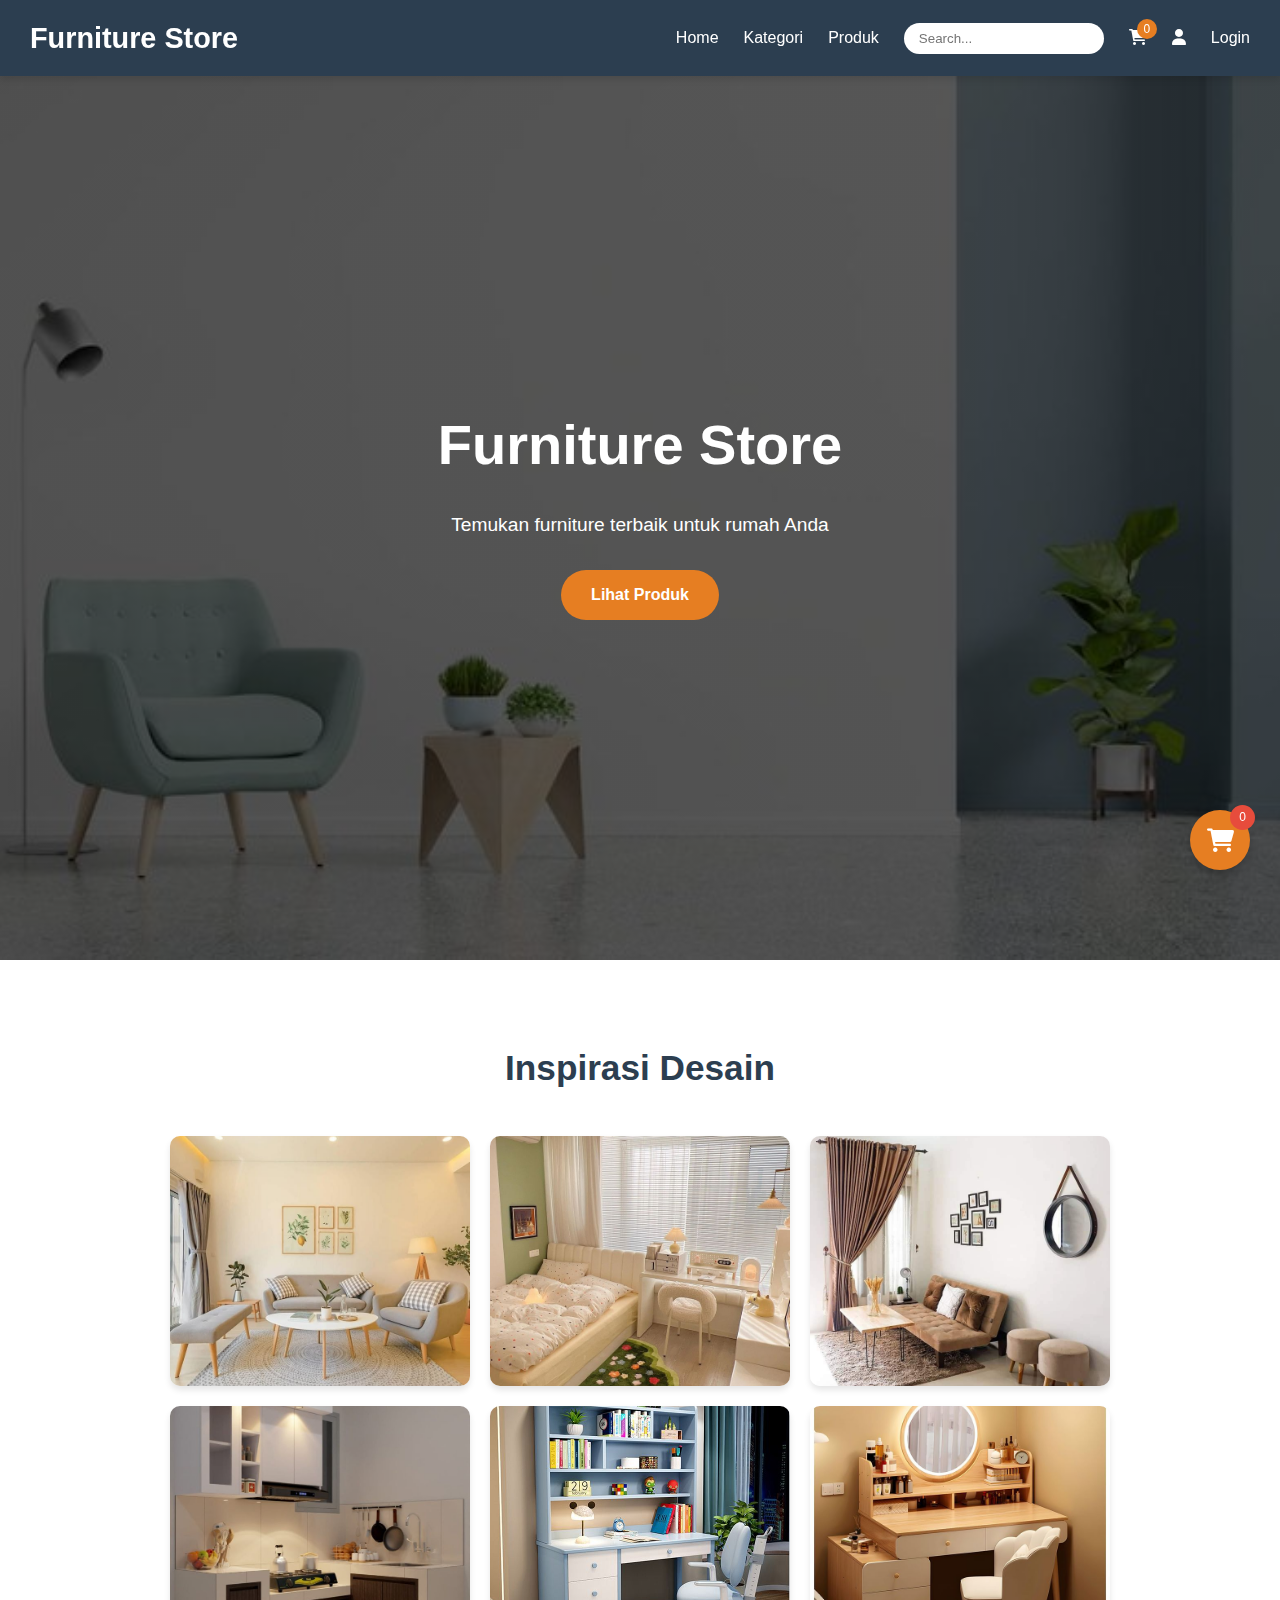
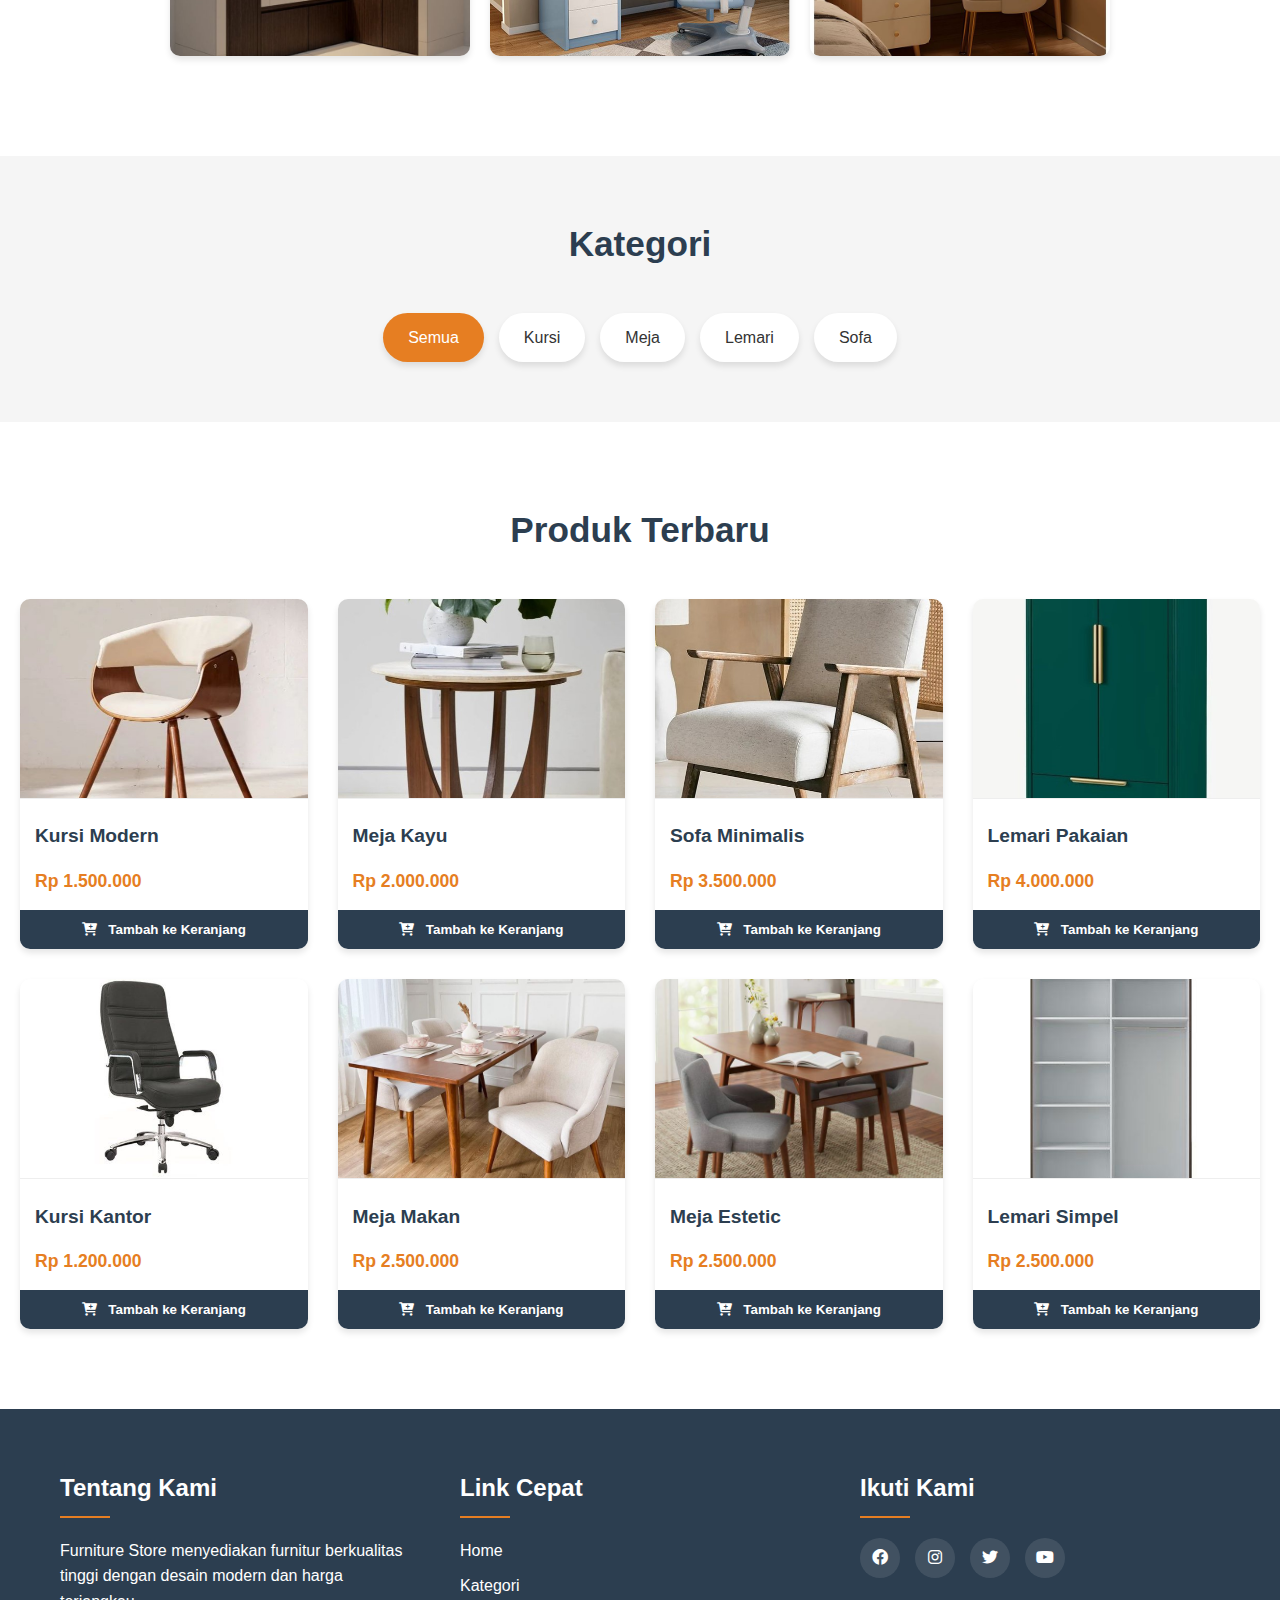
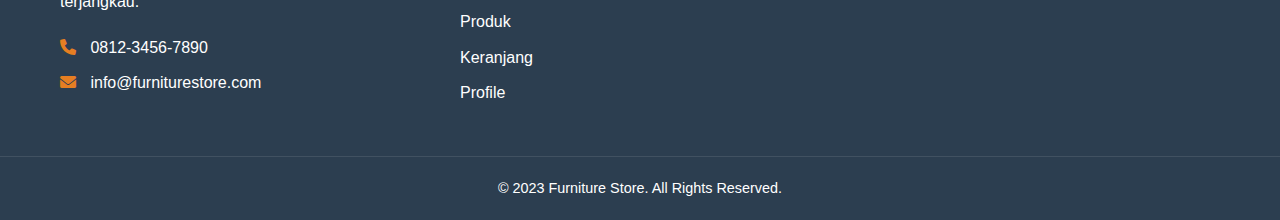
<file: index.html>
<!DOCTYPE html>
<html lang="id">
<head>
    <meta charset="UTF-8">
    <meta name="viewport" content="width=device-width, initial-scale=1.0">
    <title>Furniture Store</title>
    <link rel="stylesheet" href="styles.css">
    <link rel="shortcut icon" type="png" href="images/fs.png">
    <link rel="stylesheet" href="https://cdnjs.cloudflare.com/ajax/libs/font-awesome/6.0.0-beta3/css/all.min.css">
</head>
<body>
    <!-- Navbar -->
    <nav class="navbar">
        <div class="logo">Furniture Store</div>
        <ul class="nav-links" id="navLinks">
            <li><a href="#home">Home</a></li>
            <li><a href="#kategori">Kategori</a></li>
            <li><a href="#produk">Produk</a></li>
            <li><input type="text" placeholder="Search..." id="search"></li>
            <li>
                <a href="keranjang.html" class="cart-icon">
                    <i class="fas fa-shopping-cart"></i>
                    <span id="cart-count">0</span>
                </a>
            </li>
            <li><a href="profile.html"><i class="fas fa-user"></i></a></li>
            <li id="login-link"><a href="login.html">Login</a></li>       
        </ul>
        <div class="burger-menu" onclick="toggleNav()">
            <i class="fas fa-bars"></i>
        </div>
    </nav>

    <!-- Hero Section -->
    <section id="home" class="hero">
        <div class="hero-content">
            <h1>Furniture Store</h1>
            <p>Temukan furniture terbaik untuk rumah Anda</p>
            <a href="#produk" class="cta-button">Lihat Produk</a>
        </div>
    </section>

    <!-- Inspirasi Desain Section -->
    <section id="inspirasi" class="inspirasi">
        <h2>Inspirasi Desain</h2>
        <div class="gallery-container">
            <div class="gallery-row">
                <div class="gallery-item">
                    <img src="images/f1.jpeg" alt="ruangan 1">
                    <div class="overlay">Ruangan Modern</div>
                </div>
                <div class="gallery-item">
                    <img src="images/kamartidur.jpg" alt="ruangan 2">
                    <div class="overlay">Kamar Minimalis</div>
                </div>
                <div class="gallery-item">
                    <img src="images/f3.jpeg" alt="ruangan 3">
                    <div class="overlay">Ruang Tamu Elegan</div>
                </div>
                <div class="gallery-item">
                    <img src="images/dapur.jpg" alt="ruangan 4">
                    <div class="overlay">Dapur Kontemporer</div>
                </div>
                <div class="gallery-item">
                    <img src="images/belajar.jpg" alt="ruangan 4">
                    <div class="overlay">Set Meja belajar</div>
                </div>
                <div class="gallery-item">
                    <img src="images/rias.jpg" alt="ruangan 4">
                    <div class="overlay">Dekor Meja Rias</div>
                </div>
            </div>
        </div>
    </section>

    <!-- Kategori Section -->
    <section id="kategori" class="kategori">
        <h2>Kategori</h2>
        <div class="kategori-list">
            <div onclick="filterKategori('all')" class="kategori-item active">Semua</div>
            <div onclick="filterKategori('kursi')" class="kategori-item">Kursi</div>
            <div onclick="filterKategori('meja')" class="kategori-item">Meja</div>
            <div onclick="filterKategori('lemari')" class="kategori-item">Lemari</div>
            <div onclick="filterKategori('sofa')" class="kategori-item">Sofa</div>
        </div>
    </section>

    <!-- Produk Section -->
    <section id="produk" class="produk">
        <h2>Produk Terbaru</h2>
        <div class="produk-list" id="produkContainer">
            <!-- Produk akan dimuat via JavaScript -->
        </div>
    </section>

    <!-- Floating Cart -->
    <div class="floating-cart" onclick="window.location.href='keranjang.html'">
        <i class="fas fa-shopping-cart"></i>
        <span id="floating-cart-count">0</span>
    </div>

    <!-- Footer -->
    <footer>
        <div class="footer-content">
            <div class="footer-section about">
                <h3>Tentang Kami</h3>
                <p>Furniture Store menyediakan furnitur berkualitas tinggi dengan desain modern dan harga terjangkau.</p>
                <div class="contact">
                    <span><i class="fas fa-phone"></i> 0812-3456-7890</span>
                    <span><i class="fas fa-envelope"></i> info@furniturestore.com</span>
                </div>
            </div>
            <div class="footer-section links">
                <h3>Link Cepat</h3>
                <ul>
                    <li><a href="#home">Home</a></li>
                    <li><a href="#kategori">Kategori</a></li>
                    <li><a href="#produk">Produk</a></li>
                    <li><a href="keranjang.html">Keranjang</a></li>
                    <li><a href="profile.html">Profile</a></li>
                </ul>
            </div>
            <div class="footer-section social">
                <h3>Ikuti Kami</h3>
                <div class="social-links">
                    <a href="#"><i class="fab fa-facebook"></i></a>
                    <a href="#"><i class="fab fa-instagram"></i></a>
                    <a href="#"><i class="fab fa-twitter"></i></a>
                    <a href="#"><i class="fab fa-youtube"></i></a>
                </div>
            </div>
        </div>
        <div class="footer-bottom">
            <p>&copy; 2023 Furniture Store. All Rights Reserved.</p>
        </div>
    </footer>

    <script src="script.js"></script>
</body>
</html>
</file>
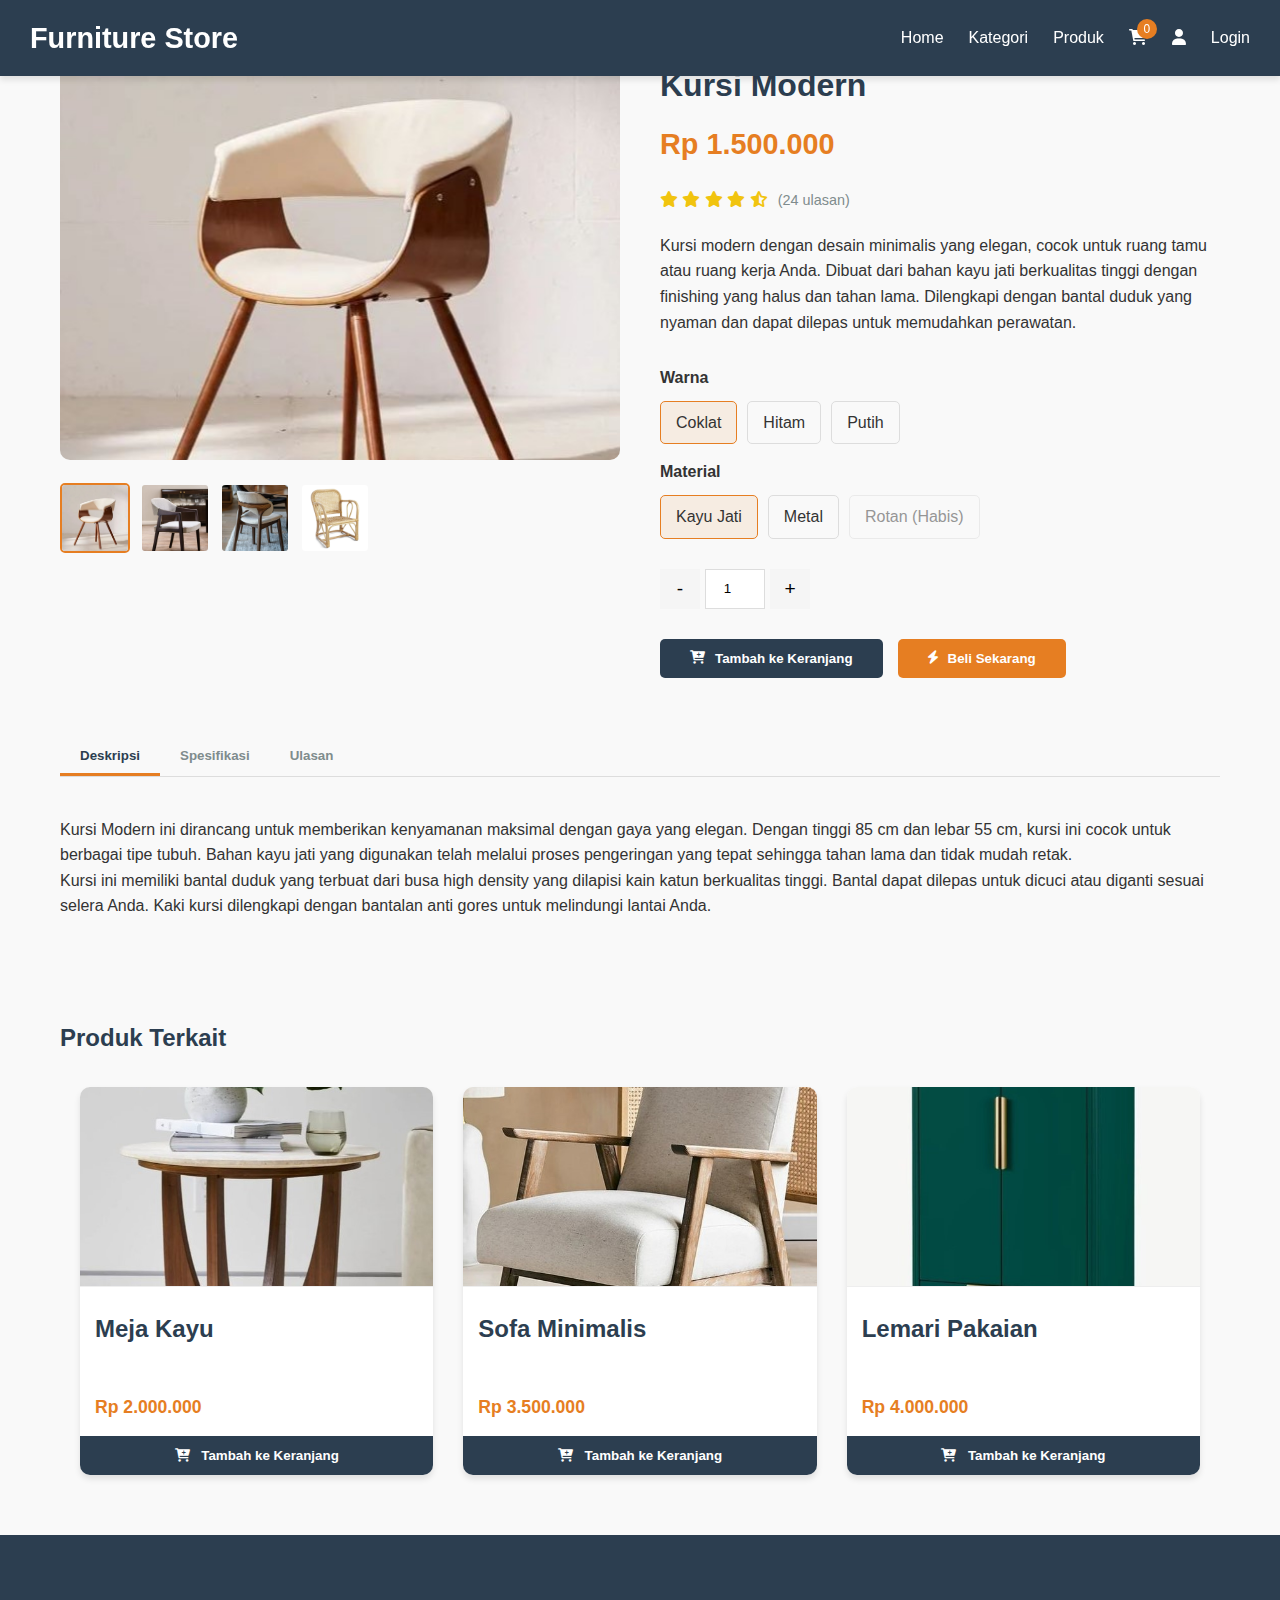
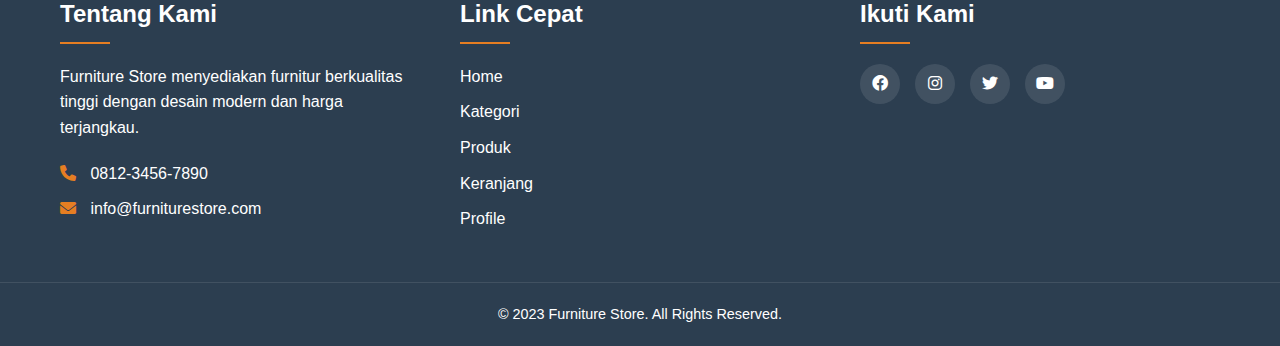
<file: detail-produk.html>
<!DOCTYPE html>
<html lang="id">
<head>
    <meta charset="UTF-8">
    <meta name="viewport" content="width=device-width, initial-scale=1.0">
    <title>Detail Produk - Furniture Store</title>
    <link rel="stylesheet" href="styles.css">
    <link rel="shortcut icon" type="png" href="images/fs.png">
    <link rel="stylesheet" href="https://cdnjs.cloudflare.com/ajax/libs/font-awesome/6.0.0-beta3/css/all.min.css">
    <style>
        .product-detail {
            padding: 60px 0;
        }
        
        .product-container {
            display: flex;
            flex-wrap: wrap;
            gap: 40px;
        }
        
        .product-gallery {
            flex: 1;
            min-width: 300px;
        }
        
        .main-image {
            width: 100%;
            height: 400px;
            object-fit: cover;
            border-radius: 10px;
            margin-bottom: 15px;
            cursor: zoom-in;
        }
        
        .thumbnail-container {
            display: flex;
            gap: 10px;
        }
        
        .thumbnail {
            width: 70px;
            height: 70px;
            object-fit: cover;
            border-radius: 5px;
            cursor: pointer;
            border: 2px solid transparent;
            transition: all 0.3s ease;
        }
        
        .thumbnail:hover, .thumbnail.active {
            border-color: var(--accent-color);
        }
        
        .product-info {
            flex: 1;
            min-width: 300px;
        }
        
        .product-title {
            font-size: 2rem;
            margin-bottom: 10px;
            color: var(--dark-color);
        }
        
        .product-price {
            font-size: 1.8rem;
            color: var(--accent-color);
            font-weight: 700;
            margin-bottom: 20px;
        }
        
        .product-rating {
            display: flex;
            align-items: center;
            margin-bottom: 20px;
        }
        
        .stars {
            color: #f1c40f;
            margin-right: 10px;
        }
        
        .review-count {
            color: #7f8c8d;
            font-size: 0.9rem;
        }
        
        .product-description {
            margin-bottom: 30px;
            line-height: 1.6;
        }
        
        .product-variants {
            margin-bottom: 30px;
        }
        
        .variant-option {
            margin-bottom: 15px;
        }
        
        .variant-option h4 {
            margin-bottom: 10px;
            font-size: 1rem;
        }
        
        .variant-selector {
            display: flex;
            gap: 10px;
            flex-wrap: wrap;
        }
        
        .variant {
            padding: 8px 15px;
            border: 1px solid #ddd;
            border-radius: 5px;
            cursor: pointer;
            transition: all 0.3s ease;
        }
        
        .variant:hover, .variant.selected {
            border-color: var(--accent-color);
            background-color: rgba(230, 126, 34, 0.1);
        }
        
        .variant.disabled {
            opacity: 0.5;
            cursor: not-allowed;
        }
        
        .quantity-selector {
            display: flex;
            align-items: center;
            margin-bottom: 30px;
        }
        
        .quantity-btn {
            width: 40px;
            height: 40px;
            background-color: #f5f5f5;
            border: none;
            font-size: 1.2rem;
            cursor: pointer;
            display: flex;
            align-items: center;
            justify-content: center;
        }
        
        .quantity-input {
            width: 60px;
            height: 40px;
            text-align: center;
            border: 1px solid #ddd;
            margin: 0 5px;
        }
        
        .product-actions {
            display: flex;
            gap: 15px;
            flex-wrap: wrap;
        }
        
        .add-to-cart, .buy-now {
            padding: 12px 30px;
            border: none;
            border-radius: 5px;
            font-weight: 600;
            cursor: pointer;
            transition: all 0.3s ease;
            display: flex;
            align-items: center;
            justify-content: center;
            gap: 10px;
        }
        
        .add-to-cart {
            background-color: var(--primary-color);
            color: white;
        }
        
        .add-to-cart:hover {
            background-color: var(--secondary-color);
        }
        
        .buy-now {
            background-color: var(--accent-color);
            color: white;
        }
        
        .buy-now:hover {
            background-color: #d35400;
        }
        
        .product-tabs {
            margin-top: 60px;
        }
        
        .tabs-header {
            display: flex;
            border-bottom: 1px solid #ddd;
            margin-bottom: 20px;
        }
        
        .tab-btn {
            padding: 10px 20px;
            background: none;
            border: none;
            border-bottom: 3px solid transparent;
            cursor: pointer;
            font-weight: 600;
            color: #7f8c8d;
        }
        
        .tab-btn.active {
            color: var(--dark-color);
            border-bottom-color: var(--accent-color);
        }
        
        .tab-content {
            display: none;
            padding: 20px 0;
            animation: fadeIn 0.5s ease;
        }
        
        .tab-content.active {
            display: block;
        }
        
        .specifications table {
            width: 100%;
            border-collapse: collapse;
        }
        
        .specifications tr:nth-child(even) {
            background-color: #f9f9f9;
        }
        
        .specifications th, .specifications td {
            padding: 12px 15px;
            text-align: left;
            border-bottom: 1px solid #ddd;
        }
        
        .specifications th {
            width: 30%;
            color: var(--dark-color);
        }
        
        .review-item {
            padding: 20px 0;
            border-bottom: 1px solid #eee;
        }
        
        .review-header {
            display: flex;
            justify-content: space-between;
            margin-bottom: 10px;
        }
        
        .review-author {
            font-weight: 600;
        }
        
        .review-date {
            color: #7f8c8d;
            font-size: 0.9rem;
        }
        
        .review-rating {
            color: #f1c40f;
            margin-bottom: 10px;
        }
        
        .related-products {
            margin-top: 80px;
        }
        
        .related-products h3 {
            margin-bottom: 30px;
            font-size: 1.5rem;
            color: var(--dark-color);
        }
        
        @media (max-width: 768px) {
            .main-image {
                height: 300px;
            }
            
            .product-title {
                font-size: 1.5rem;
            }
            
            .product-price {
                font-size: 1.4rem;
            }
        }
    </style>
</head>
<body>
    <!-- Navbar -->
    <nav class="navbar">
        <div class="logo">Furniture Store</div>
        <ul class="nav-links" id="navLinks">
            <li><a href="index.html">Home</a></li>
            <li><a href="index.html#kategori">Kategori</a></li>
            <li><a href="index.html#produk">Produk</a></li>
            <li>
                <a href="keranjang.html" class="cart-icon">
                    <i class="fas fa-shopping-cart"></i>
                    <span id="cart-count">0</span>
                </a>
            </li>
            <li><a href="profile.html"><i class="fas fa-user"></i></a></li>
            <li id="login-link"><a href="login.html">Login</a></li>
        </ul>
        <div class="burger-menu" onclick="toggleNav()">
            <i class="fas fa-bars"></i>
        </div>
    </nav>

    <!-- Product Detail Section -->
    <section class="product-detail">
        <div class="container">
            <div class="product-container">
                <div class="product-gallery">
                    <img id="main-image" src="images/kursi.jpeg" alt="Kursi Modern" class="main-image">
                    <div class="thumbnail-container">
                        <img src="images/kursi.jpeg" alt="Kursi Modern" class="thumbnail active" onclick="changeImage(this)">
                        <img src="images/kblack.jpeg" alt="Kursi Hitam" class="thumbnail" onclick="changeImage(this)">
                        <img src="images/kklasik.jpeg" alt="Kursi Klasik" class="thumbnail" onclick="changeImage(this)">
                        <img src="images/rotan.jpg" alt="Kursi Sudut" class="thumbnail" onclick="changeImage(this)">
                    </div>
                </div>
                
                <div class="product-info">
                    <h1 class="product-title" id="product-title">Kursi Modern</h1>
                    <p class="product-price" id="product-price">Rp 1.500.000</p>
                    
                    <div class="product-rating">
                        <div class="stars">
                            <i class="fas fa-star"></i>
                            <i class="fas fa-star"></i>
                            <i class="fas fa-star"></i>
                            <i class="fas fa-star"></i>
                            <i class="fas fa-star-half-alt"></i>
                        </div>
                        <span class="review-count">(24 ulasan)</span>
                    </div>
                    
                    <div class="product-description">
                        <p>Kursi modern dengan desain minimalis yang elegan, cocok untuk ruang tamu atau ruang kerja Anda. Dibuat dari bahan kayu jati berkualitas tinggi dengan finishing yang halus dan tahan lama. Dilengkapi dengan bantal duduk yang nyaman dan dapat dilepas untuk memudahkan perawatan.</p>
                    </div>
                    
                    <div class="product-variants">
                        <div class="variant-option">
                            <h4>Warna</h4>
                            <div class="variant-selector">
                                <div class="variant selected" data-color="coklat" onclick="selectVariant(this, 'color')">Coklat</div>
                                <div class="variant" data-color="hitam" onclick="selectVariant(this, 'color')">Hitam</div>
                                <div class="variant" data-color="putih" onclick="selectVariant(this, 'color')">Putih</div>
                            </div>
                        </div>
                        
                        <div class="variant-option">
                            <h4>Material</h4>
                            <div class="variant-selector">
                                <div class="variant selected" data-material="kayu" onclick="selectVariant(this, 'material')">Kayu Jati</div>
                                <div class="variant" data-material="metal" onclick="selectVariant(this, 'material')">Metal</div>
                                <div class="variant disabled" data-material="rotan" onclick="selectVariant(this, 'material')">Rotan (Habis)</div>
                            </div>
                        </div>
                    </div>
                    
                    <div class="quantity-selector">
                        <button class="quantity-btn" onclick="changeQuantity(-1)">-</button>
                        <input type="number" class="quantity-input" id="quantity" value="1" min="1">
                        <button class="quantity-btn" onclick="changeQuantity(1)">+</button>
                    </div>
                    
                    <div class="product-actions">
                        <button class="add-to-cart" onclick="addToCart()">
                            <i class="fas fa-cart-plus"></i> Tambah ke Keranjang
                        </button>
                        <button class="buy-now" onclick="buyNow()">
                            <i class="fas fa-bolt"></i> Beli Sekarang
                        </button>
                    </div>
                </div>
            </div>
            
            <div class="product-tabs">
                <div class="tabs-header">
                    <button class="tab-btn active" onclick="openTab('description')">Deskripsi</button>
                    <button class="tab-btn" onclick="openTab('specifications')">Spesifikasi</button>
                    <button class="tab-btn" onclick="openTab('reviews')">Ulasan</button>
                </div>
                
                <div id="description" class="tab-content active">
                    <p>Kursi Modern ini dirancang untuk memberikan kenyamanan maksimal dengan gaya yang elegan. Dengan tinggi 85 cm dan lebar 55 cm, kursi ini cocok untuk berbagai tipe tubuh. Bahan kayu jati yang digunakan telah melalui proses pengeringan yang tepat sehingga tahan lama dan tidak mudah retak.</p>
                    <p>Kursi ini memiliki bantal duduk yang terbuat dari busa high density yang dilapisi kain katun berkualitas tinggi. Bantal dapat dilepas untuk dicuci atau diganti sesuai selera Anda. Kaki kursi dilengkapi dengan bantalan anti gores untuk melindungi lantai Anda.</p>
                </div>
                
                <div id="specifications" class="tab-content">
                    <div class="specifications">
                        <table>
                            <tr>
                                <th>Dimensi</th>
                                <td>55cm (L) x 55cm (D) x 85cm (T)</td>
                            </tr>
                            <tr>
                                <th>Material</th>
                                <td>Kayu Jati, Kain Katun</td>
                            </tr>
                            <tr>
                                <th>Berat</th>
                                <td>8 kg</td>
                            </tr>
                            <tr>
                                <th>Warna</th>
                                <td>Coklat, Hitam, Putih</td>
                            </tr>
                            <tr>
                                <th>Kapasitas Beban</th>
                                <td>150 kg</td>
                            </tr>
                            <tr>
                                <th>Perawatan</th>
                                <td>Lap dengan kain lembut, Hindari air berlebih</td>
                            </tr>
                        </table>
                    </div>
                </div>
                
                <div id="reviews" class="tab-content">
                    <div class="review-item">
                        <div class="review-header">
                            <span class="review-author">Budi Santoso</span>
                            <span class="review-date">15 Maret 2023</span>
                        </div>
                        <div class="review-rating">
                            <i class="fas fa-star"></i>
                            <i class="fas fa-star"></i>
                            <i class="fas fa-star"></i>
                            <i class="fas fa-star"></i>
                            <i class="fas fa-star"></i>
                        </div>
                        <p>Kursinya sangat nyaman dan kokoh. Desainnya modern dan cocok dengan interior rumah saya. Pengiriman cepat dan packing aman.</p>
                    </div>
                    
                    <div class="review-item">
                        <div class="review-header">
                            <span class="review-author">Ani Wijaya</span>
                            <span class="review-date">28 Februari 2023</span>
                        </div>
                        <div class="review-rating">
                            <i class="fas fa-star"></i>
                            <i class="fas fa-star"></i>
                            <i class="fas fa-star"></i>
                            <i class="fas fa-star"></i>
                            <i class="fas fa-star-half-alt"></i>
                        </div>
                        <p>Kualitas kayu sangat bagus, finishing halus. Hanya saja bantal duduk agak keras di awal, tapi semakin lama semakin nyaman.</p>
                    </div>
                    
                    <div class="add-review">
                        <h4>Tambah Ulasan</h4>
                        <form id="review-form">
                            <div class="form-group">
                                <label for="review-rating">Rating</label>
                                <div class="rating-stars">
                                    <i class="far fa-star" data-rating="1"></i>
                                    <i class="far fa-star" data-rating="2"></i>
                                    <i class="far fa-star" data-rating="3"></i>
                                    <i class="far fa-star" data-rating="4"></i>
                                    <i class="far fa-star" data-rating="5"></i>
                                    <input type="hidden" id="review-rating" value="0">
                                </div>
                            </div>
                            <div class="form-group">
                                <label for="review-comment">Ulasan Anda</label>
                                <textarea id="review-comment" rows="4" required></textarea>
                            </div>
                            <button type="submit" class="submit-btn">Kirim Ulasan</button>
                        </form>
                    </div>
                </div>
            </div>
            
            <div class="related-products">
                <h3>Produk Terkait</h3>
                <div class="produk-list">
                    <div class="produk-item">
                        <a href="detail-produk.html">
                            <img src="images/meja.jpeg" alt="Meja Kayu">
                            <h3>Meja Kayu</h3>
                            <p class="price">Rp 2.000.000</p>
                        </a>
                        <button onclick="addToCart(event, 2)">
                            <i class="fas fa-cart-plus"></i> Tambah ke Keranjang
                        </button>
                    </div>
                    
                    <div class="produk-item">
                        <a href="detail-produk.html">
                            <img src="images/sofa.jpeg" alt="Sofa Minimalis">
                            <h3>Sofa Minimalis</h3>
                            <p class="price">Rp 3.500.000</p>
                        </a>
                        <button onclick="addToCart(event, 3)">
                            <i class="fas fa-cart-plus"></i> Tambah ke Keranjang
                        </button>
                    </div>
                    
                    <div class="produk-item">
                        <a href="detail-produk.html">
                            <img src="images/lemari.jpeg" alt="Lemari Pakaian">
                            <h3>Lemari Pakaian</h3>
                            <p class="price">Rp 4.000.000</p>
                        </a>
                        <button onclick="addToCart(event, 4)">
                            <i class="fas fa-cart-plus"></i> Tambah ke Keranjang
                        </button>
                    </div>
                </div>
            </div>
        </div>
    </section>

    <!-- Footer -->
    <footer>
        <div class="footer-content">
            <div class="footer-section about">
                <h3>Tentang Kami</h3>
                <p>Furniture Store menyediakan furnitur berkualitas tinggi dengan desain modern dan harga terjangkau.</p>
                <div class="contact">
                    <span><i class="fas fa-phone"></i> 0812-3456-7890</span>
                    <span><i class="fas fa-envelope"></i> info@furniturestore.com</span>
                </div>
            </div>
            <div class="footer-section links">
                <h3>Link Cepat</h3>
                <ul>
                    <li><a href="index.html">Home</a></li>
                    <li><a href="index.html#kategori">Kategori</a></li>
                    <li><a href="index.html#produk">Produk</a></li>
                    <li><a href="keranjang.html">Keranjang</a></li>
                    <li><a href="profile.html">Profile</a></li>
                </ul>
            </div>
            <div class="footer-section social">
                <h3>Ikuti Kami</h3>
                <div class="social-links">
                    <a href="#"><i class="fab fa-facebook"></i></a>
                    <a href="#"><i class="fab fa-instagram"></i></a>
                    <a href="#"><i class="fab fa-twitter"></i></a>
                    <a href="#"><i class="fab fa-youtube"></i></a>
                </div>
            </div>
        </div>
        <div class="footer-bottom">
            <p>&copy; 2023 Furniture Store. All Rights Reserved.</p>
        </div>
    </footer>

    <script src="script.js"></script>
    <script>
        // Fungsi untuk mengubah gambar utama
        function changeImage(element) {
            const mainImage = document.getElementById('main-image');
            mainImage.src = element.src;
            
            // Update active thumbnail
            document.querySelectorAll('.thumbnail').forEach(thumb => {
                thumb.classList.remove('active');
            });
            element.classList.add('active');
        }
        
        // Fungsi untuk memilih varian
        function selectVariant(element, type) {
            // Hanya jika tidak disabled
            if (element.classList.contains('disabled')) return;
            
            // Update selected variant
            const parent = element.parentElement;
            parent.querySelectorAll('.variant').forEach(v => {
                v.classList.remove('selected');
            });
            element.classList.add('selected');
            
            // Di aplikasi nyata, bisa update harga atau gambar berdasarkan varian
        }
        
        // Fungsi untuk mengubah quantity
        function changeQuantity(change) {
            const quantityInput = document.getElementById('quantity');
            let newValue = parseInt(quantityInput.value) + change;
            
            if (newValue < 1) newValue = 1;
            quantityInput.value = newValue;
        }
        
        // Fungsi untuk menambahkan ke keranjang
        function addToCart() {
            const product = {
                id: 1,
                nama: document.getElementById('product-title').textContent,
                harga: parseInt(document.getElementById('product-price').textContent.replace('Rp ', '').replace(/\./g, '')),
                gambar: document.getElementById('main-image').src,
                quantity: parseInt(document.getElementById('quantity').value),
                color: document.querySelector('.variant-selector [data-color].selected').dataset.color,
                material: document.querySelector('.variant-selector [data-material].selected').dataset.material
            };
            
            // Tambahkan ke keranjang
            let cart = JSON.parse(localStorage.getItem('cart')) || [];
            
            // Cek apakah produk sudah ada di keranjang dengan varian yang sama
            const existingIndex = cart.findIndex(item => 
                item.id === product.id && 
                item.color === product.color && 
                item.material === product.material
            );
            
            if (existingIndex >= 0) {
                cart[existingIndex].quantity += product.quantity;
            } else {
                cart.push(product);
            }
            
            localStorage.setItem('cart', JSON.stringify(cart));
            updateCartCount();
            showNotification('Produk telah ditambahkan ke keranjang');
        }
        
        // Fungsi untuk beli sekarang
        function buyNow() {
            addToCart();
            setTimeout(() => {
                window.location.href = 'pesan.html';
            }, 500);
        }
        
        // Fungsi untuk tab
        function openTab(tabId) {
            // Hide all tab contents
            document.querySelectorAll('.tab-content').forEach(tab => {
                tab.classList.remove('active');
            });
            
            // Deactivate all tab buttons
            document.querySelectorAll('.tab-btn').forEach(btn => {
                btn.classList.remove('active');
            });
            
            // Activate selected tab
            document.getElementById(tabId).classList.add('active');
            event.currentTarget.classList.add('active');
        }
        
        // Fungsi untuk rating ulasan
        document.querySelectorAll('.rating-stars i').forEach(star => {
            star.addEventListener('click', function() {
                const rating = parseInt(this.dataset.rating);
                document.getElementById('review-rating').value = rating;
                
                // Update star display
                const stars = document.querySelectorAll('.rating-stars i');
                stars.forEach((s, index) => {
                    if (index < rating) {
                        s.classList.remove('far');
                        s.classList.add('fas');
                    } else {
                        s.classList.remove('fas');
                        s.classList.add('far');
                    }
                });
            });
        });
        
        // Fungsi untuk submit ulasan
        document.getElementById('review-form').addEventListener('submit', function(e) {
            e.preventDefault();
            
            const loggedInUser = JSON.parse(localStorage.getItem('loggedInUser'));
            if (!loggedInUser) {
                showNotification('Silakan login untuk memberikan ulasan');
                setTimeout(() => {
                    window.location.href = 'login.html?redirect=' + encodeURIComponent(window.location.href);
                }, 1500);
                return;
            }
            
            const rating = document.getElementById('review-rating').value;
            const comment = document.getElementById('review-comment').value;
            
            if (rating == 0) {
                showNotification('Silakan beri rating');
                return;
            }
            
            // Di aplikasi nyata, simpan ulasan ke database
            showNotification('Ulasan Anda telah dikirim. Terima kasih!');
            this.reset();
            
            // Reset stars
            document.querySelectorAll('.rating-stars i').forEach(star => {
                star.classList.remove('fas');
                star.classList.add('far');
            });
            document.getElementById('review-rating').value = 0;
        });
        
        // Jalankan saat halaman dimuat
        document.addEventListener('DOMContentLoaded', function() {
            checkLoginStatus();
            updateCartCount();
            
            // Ambil parameter produk dari URL (simulasi)
            const urlParams = new URLSearchParams(window.location.search);
            const productId = urlParams.get('id');
            
            // Di aplikasi nyata, ambil data produk dari database berdasarkan ID
        });
    </script>
</body>
</html>
</file>
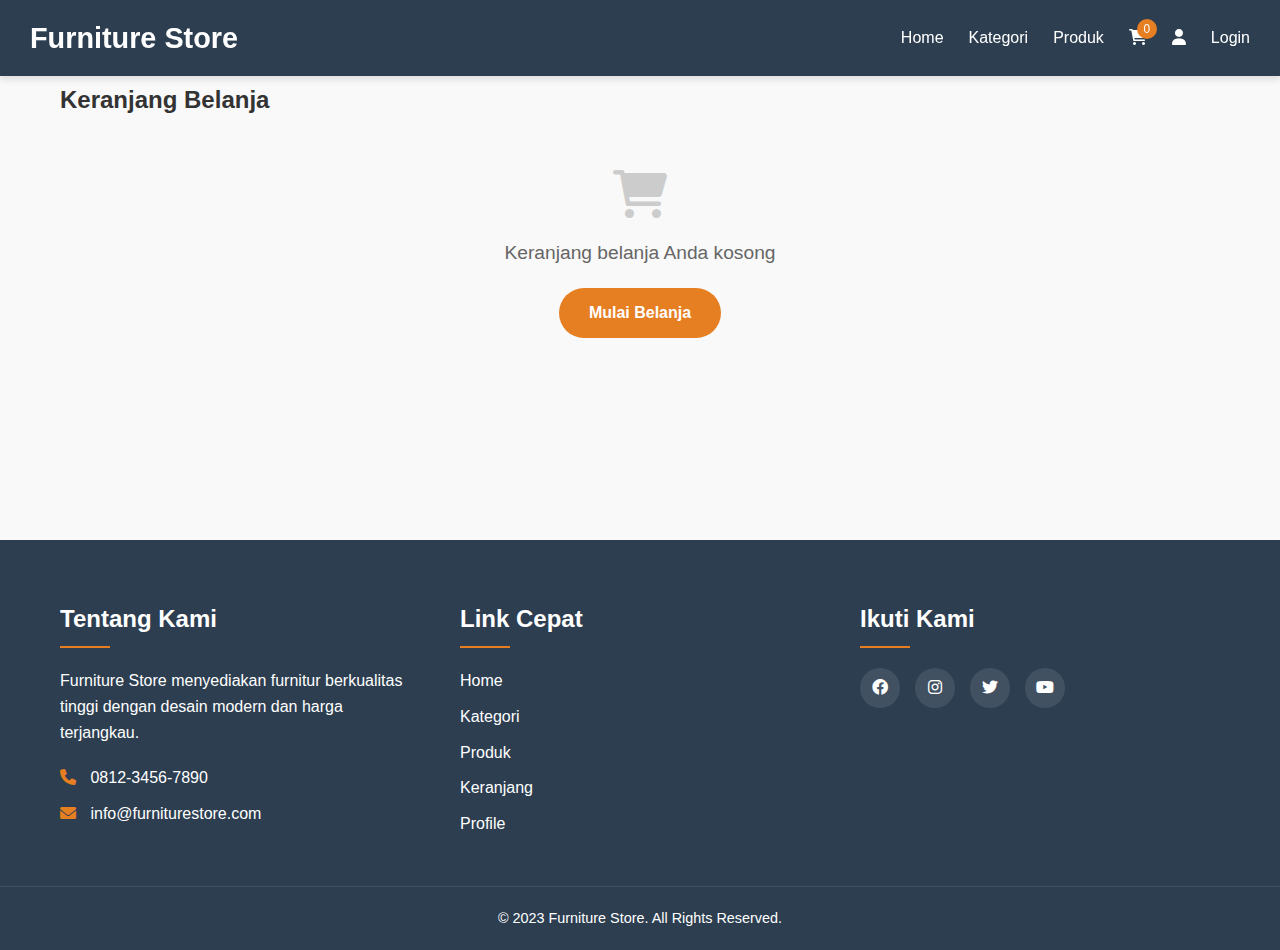
<file: keranjang.html>
<!DOCTYPE html>
<html lang="id">
<head>
    <meta charset="UTF-8">
    <meta name="viewport" content="width=device-width, initial-scale=1.0">
    <title>Keranjang Belanja - Furniture Store</title>
    <link rel="stylesheet" href="styles.css">
    <link rel="shortcut icon" type="png" href="images/fs.png">
    <link rel="stylesheet" href="https://cdnjs.cloudflare.com/ajax/libs/font-awesome/6.0.0-beta3/css/all.min.css">
    <style>
        /* Tambahan CSS khusus untuk halaman keranjang */
        .keranjang-section {
            padding: 30px 0;
            min-height: 60vh;
        }
        
        .empty-cart {
            display: none;
            flex-direction: column;
            align-items: center;
            justify-content: center;
            text-align: center;
            padding: 50px 20px;
        }
        
        .empty-cart i {
            font-size: 3rem;
            color: #ccc;
            margin-bottom: 20px;
        }
        
        .empty-cart p {
            font-size: 1.2rem;
            color: #666;
            margin-bottom: 20px;
        }
        
        .cart-content {
            display: none;
        }
        
        .cart-items {
            flex: 2;
        }
        
        .cart-summary {
            flex: 1;
            background: #f9f9f9;
            padding: 20px;
            border-radius: 10px;
            margin-left: 20px;
            height: fit-content;
            position: sticky;
            top: 100px;
        }
        
        .cart-item {
            display: flex;
            padding: 20px;
            border: 1px solid #eee;
            border-radius: 10px;
            margin-bottom: 15px;
            background: white;
            transition: all 0.3s ease;
        }
        
        .cart-item:hover {
            box-shadow: 0 5px 15px rgba(0,0,0,0.1);
        }
        
        .item-image {
            width: 120px;
            height: 120px;
            margin-right: 20px;
        }
        
        .item-image img {
            width: 100%;
            height: 100%;
            object-fit: cover;
            border-radius: 5px;
        }
        
        .item-details {
            flex: 1;
        }
        
        .item-details h3 {
            margin: 0 0 10px 0;
            font-size: 1.1rem;
        }
        
        .item-details .price {
            color: #e67e22;
            font-weight: bold;
            margin-bottom: 15px;
        }
        
        .quantity-controls {
            display: flex;
            align-items: center;
        }
        
        .quantity-controls button {
            width: 30px;
            height: 30px;
            background: #f0f0f0;
            border: none;
            border-radius: 5px;
            cursor: pointer;
            display: flex;
            align-items: center;
            justify-content: center;
        }
        
        .quantity-controls span {
            margin: 0 10px;
            min-width: 20px;
            text-align: center;
        }
        
        .item-actions {
            display: flex;
            flex-direction: column;
            align-items: flex-end;
            justify-content: space-between;
        }
        
        .remove-btn {
            background: none;
            border: none;
            color: #e74c3c;
            cursor: pointer;
            font-size: 1rem;
        }
        
        .item-total {
            font-weight: bold;
            color: #333;
        }
        
        .summary-details {
            margin: 20px 0;
        }
        
        .summary-row {
            display: flex;
            justify-content: space-between;
            margin-bottom: 10px;
            padding-bottom: 10px;
            border-bottom: 1px dashed #ddd;
        }
        
        .summary-row.total {
            font-weight: bold;
            font-size: 1.1rem;
            border-bottom: none;
            padding-top: 10px;
            margin-top: 10px;
            border-top: 1px dashed #ddd;
        }
        
        .checkout-btn {
            width: 100%;
            padding: 12px;
            background: #e67e22;
            color: white;
            border: none;
            border-radius: 5px;
            font-weight: bold;
            cursor: pointer;
            transition: all 0.3s ease;
        }
        
        .checkout-btn:hover {
            background: #d35400;
        }
        
        @media (max-width: 768px) {
            .cart-content {
                flex-direction: column;
            }
            
            .cart-summary {
                margin-left: 0;
                margin-top: 20px;
            }
            
            .cart-item {
                flex-direction: column;
            }
            
            .item-image {
                width: 100%;
                height: 200px;
                margin-right: 0;
                margin-bottom: 15px;
            }
            
            .item-actions {
                flex-direction: row;
                align-items: center;
                justify-content: space-between;
                margin-top: 15px;
                width: 100%;
            }
        }
    </style>
</head>
<body>
    <!-- Navbar -->
    <nav class="navbar">
        <div class="logo">Furniture Store</div>
        <ul class="nav-links" id="navLinks">
            <li><a href="index.html">Home</a></li>
            <li><a href="index.html#kategori">Kategori</a></li>
            <li><a href="index.html#produk">Produk</a></li>
            <li>
                <a href="keranjang.html" class="cart-icon">
                    <i class="fas fa-shopping-cart"></i>
                    <span id="cart-count">0</span>
                </a>
            </li>
            <li><a href="profile.html"><i class="fas fa-user"></i></a></li>
            <li id="login-link"><a href="login.html">Login</a></li>
        </ul>
        <div class="burger-menu" onclick="toggleNav()">
            <i class="fas fa-bars"></i>
        </div>
    </nav>

    <!-- Keranjang Section -->
    <section class="keranjang-section">
        <div class="container">
            <br>
            <br>
            <h2>Keranjang Belanja</h2>
            
            <div id="empty-cart-message" class="empty-cart">
                <i class="fas fa-shopping-cart"></i>
                <p>Keranjang belanja Anda kosong</p>
                <a href="index.html#produk" class="cta-button">Mulai Belanja</a>
            </div>
            
            <div id="cart-content">
                <div class="cart-items" id="cart-items-container">
                    <!-- Item keranjang akan dimuat di sini -->
                </div>
                
                <div class="cart-summary">
                    <h3>Ringkasan Belanja</h3>
                    <div class="summary-details">
                        <div class="summary-row">
                            <span>Subtotal</span>
                            <span id="subtotal">Rp 0</span>
                        </div>
                        <div class="summary-row">
                            <span>Pengiriman</span>
                            <span id="shipping">Rp 0</span>
                        </div>
                        <div class="summary-row discount">
                            <span>Diskon</span>
                            <span id="discount">- Rp 0</span>
                        </div>
                        <div class="summary-row total">
                            <span>Total</span>
                            <span id="total">Rp 0</span>
                        </div>
                    </div>
                    <button id="checkout-btn" class="checkout-btn">Proses Checkout</button>
                    <div class="coupon-section" style="margin-top: 15px;">
                        <input type="text" id="coupon-code" placeholder="Kode Kupon">
                        <button id="apply-coupon" class="apply-coupon">Terapkan</button>
                    </div>
                </div>
            </div>
        </div>
    </section>

    <!-- Footer -->
    <footer>
        <div class="footer-content">
            <div class="footer-section about">
                <h3>Tentang Kami</h3>
                <p>Furniture Store menyediakan furnitur berkualitas tinggi dengan desain modern dan harga terjangkau.</p>
                <div class="contact">
                    <span><i class="fas fa-phone"></i> 0812-3456-7890</span>
                    <span><i class="fas fa-envelope"></i> info@furniturestore.com</span>
                </div>
            </div>
            <div class="footer-section links">
                <h3>Link Cepat</h3>
                <ul>
                    <li><a href="index.html">Home</a></li>
                    <li><a href="index.html#kategori">Kategori</a></li>
                    <li><a href="index.html#produk">Produk</a></li>
                    <li><a href="keranjang.html">Keranjang</a></li>
                    <li><a href="profile.html">Profile</a></li>
                </ul>
            </div>
            <div class="footer-section social">
                <h3>Ikuti Kami</h3>
                <div class="social-links">
                    <a href="#"><i class="fab fa-facebook"></i></a>
                    <a href="#"><i class="fab fa-instagram"></i></a>
                    <a href="#"><i class="fab fa-twitter"></i></a>
                    <a href="#"><i class="fab fa-youtube"></i></a>
                </div>
            </div>
        </div>
        <div class="footer-bottom">
            <p>&copy; 2023 Furniture Store. All Rights Reserved.</p>
        </div>
    </footer>

    <script src="script.js"></script>
    <script>
        // Fungsi untuk memuat keranjang
        function loadCart() {
            const cart = JSON.parse(localStorage.getItem('cart')) || [];
            const cartItemsContainer = document.getElementById('cart-items-container');
            const emptyCartMessage = document.getElementById('empty-cart-message');
            const cartContent = document.getElementById('cart-content');
            
            if (cart.length === 0) {
                emptyCartMessage.style.display = 'flex';
                cartContent.style.display = 'none';
                updateCartCount();
                return;
            }
            
            emptyCartMessage.style.display = 'none';
            cartContent.style.display = 'flex';
            cartItemsContainer.innerHTML = '';
            
            let subtotal = 0;
            let discount = 0;
            
            cart.forEach((item, index) => {
                // Pastikan item memiliki properti yang diperlukan
                if (!item.harga || !item.quantity) {
                    console.error('Item keranjang tidak valid:', item);
                    return;
                }
                
                const itemTotal = item.harga * item.quantity;
                subtotal += itemTotal;
                
                const cartItem = document.createElement('div');
                cartItem.className = 'cart-item';
                cartItem.innerHTML = `
                    <div class="item-image">
                        <img src="${item.gambar || 'images/default-product.jpg'}" alt="${item.nama}">
                    </div>
                    <div class="item-details">
                        <h3>${item.nama}</h3>
                        <p class="price">Rp ${item.harga.toLocaleString('id-ID')}</p>
                        ${item.color ? `<p>Warna: ${item.color}</p>` : ''}
                        ${item.material ? `<p>Material: ${item.material}</p>` : ''}
                        <div class="quantity-controls">
                            <button onclick="updateQuantity(${index}, -1)"><i class="fas fa-minus"></i></button>
                            <span>${item.quantity}</span>
                            <button onclick="updateQuantity(${index}, 1)"><i class="fas fa-plus"></i></button>
                        </div>
                    </div>
                    <div class="item-actions">
                        <button class="remove-btn" onclick="removeItem(${index})">
                            <i class="fas fa-trash"></i> Hapus
                        </button>
                        <p class="item-total">Rp ${itemTotal.toLocaleString('id-ID')}</p>
                    </div>
                `;
                cartItemsContainer.appendChild(cartItem);
            });
            
            // Hitung diskon (contoh: jika subtotal > 1 juta dapat diskon 10%)
            if (subtotal > 1000000) {
                discount = subtotal * 0.1;
            }
            
            // Biaya pengiriman
            const shipping = subtotal > 0 ? 50000 : 0;
            const total = subtotal + shipping - discount;
            
            // Update ringkasan belanja
            document.getElementById('subtotal').textContent = `Rp ${subtotal.toLocaleString('id-ID')}`;
            document.getElementById('shipping').textContent = `Rp ${shipping.toLocaleString('id-ID')}`;
            document.getElementById('discount').textContent = `- Rp ${discount.toLocaleString('id-ID')}`;
            document.getElementById('total').textContent = `Rp ${total.toLocaleString('id-ID')}`;
            
            // Update cart count di navbar
            updateCartCount();
        }
        
        // Fungsi untuk update quantity
        function updateQuantity(index, change) {
            const cart = JSON.parse(localStorage.getItem('cart')) || [];
            
            // Pastikan item ada
            if (!cart[index]) {
                console.error('Item tidak ditemukan di index:', index);
                return;
            }
            
            cart[index].quantity += change;
            
            if (cart[index].quantity <= 0) {
                cart.splice(index, 1);
            }
            
            localStorage.setItem('cart', JSON.stringify(cart));
            loadCart();
            
            // Tampilkan notifikasi
            const notificationMsg = change > 0 ? 'Jumlah produk ditambah' : 'Jumlah produk dikurangi';
            showNotification(notificationMsg);
        }
        
        // Fungsi untuk menghapus item
        function removeItem(index) {
            const cart = JSON.parse(localStorage.getItem('cart')) || [];
            
            // Simpan nama produk untuk notifikasi
            const productName = cart[index]?.nama || 'Produk';
            
            cart.splice(index, 1);
            localStorage.setItem('cart', JSON.stringify(cart));
            loadCart();
            
            // Tampilkan notifikasi
            showNotification(`${productName} telah dihapus dari keranjang`);
        }
        
        // Fungsi untuk checkout
        document.getElementById('checkout-btn').addEventListener('click', function() {
            const cart = JSON.parse(localStorage.getItem('cart')) || [];
            
            if (cart.length === 0) {
                showNotification('Keranjang belanja kosong');
                return;
            }
            
            const loggedInUser = JSON.parse(localStorage.getItem('loggedInUser'));
            if (!loggedInUser) {
                showNotification('Silakan login terlebih dahulu');
                setTimeout(() => {
                    window.location.href = 'login.html?redirect=keranjang.html';
                }, 1500);
                return;
            }
            
            window.location.href = 'pesan.html';
        });
        
        // Fungsi untuk menerapkan kupon
        document.getElementById('apply-coupon').addEventListener('click', function() {
            const couponCode = document.getElementById('coupon-code').value;
            
            if (!couponCode) {
                showNotification('Masukkan kode kupon');
                return;
            }
            
            // Di sini Anda bisa menambahkan logika validasi kupon
            showNotification('Kupon diterapkan');
            // loadCart(); // Uncomment jika perlu reload data
        });
        
        // Jalankan saat halaman dimuat
        document.addEventListener('DOMContentLoaded', function() {
            loadCart();
            checkLoginStatus();
            
            // Periksa jika ada parameter success dari halaman lain
            const urlParams = new URLSearchParams(window.location.search);
            if (urlParams.has('success')) {
                showNotification('Produk berhasil ditambahkan ke keranjang');
            }
        });
    </script>
</body>
</html>
</file>
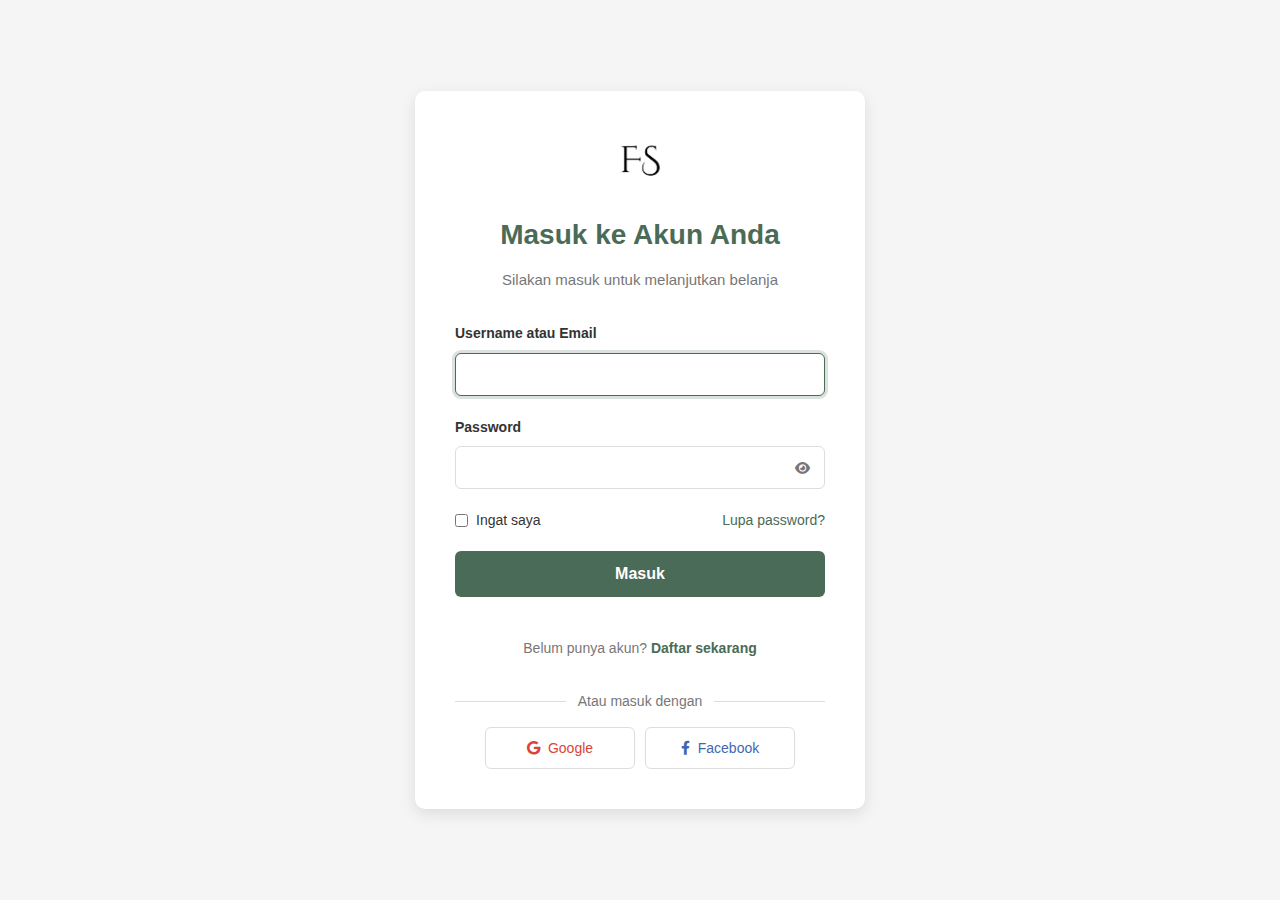
<file: login.html>
<!DOCTYPE html>
<html lang="id">
<head>
    <meta charset="UTF-8">
    <meta name="viewport" content="width=device-width, initial-scale=1.0">
    <title>Login - Furniture Store</title>
    <link rel="stylesheet" href="https://cdnjs.cloudflare.com/ajax/libs/font-awesome/6.0.0-beta3/css/all.min.css">
    <link rel="shortcut icon" type="png" href="images/fs.png">
    <style>
        :root {
            --primary-color: #4a6b57;
            --secondary-color: #f8f1e9;
            --accent-color: #d4a762;
            --text-color: #333;
            --light-text: #777;
            --error-color: #e74c3c;
            --success-color: #2ecc71;
        }

        * {
            margin: 0;
            padding: 0;
            box-sizing: border-box;
            font-family: 'Segoe UI', Tahoma, Geneva, Verdana, sans-serif;
        }

        body {
            background-color: #f5f5f5;
            color: var(--text-color);
            line-height: 1.6;
        }

        .auth-container {
            display: flex;
            min-height: 100vh;
            align-items: center;
            justify-content: center;
            padding: 20px;
        }

        .auth-card {
            background: white;
            padding: 40px;
            border-radius: 10px;
            box-shadow: 0 5px 15px rgba(0, 0, 0, 0.1);
            width: 100%;
            max-width: 450px;
            position: relative;
            z-index: 1;
        }

        .auth-header {
            text-align: center;
            margin-bottom: 30px;
        }

        .auth-header h2 {
            color: var(--primary-color);
            font-size: 28px;
            margin-bottom: 10px;
        }

        .auth-header p {
            color: var(--light-text);
            font-size: 15px;
        }

        .form-group {
            margin-bottom: 20px;
            position: relative;
        }

        .form-group label {
            display: block;
            margin-bottom: 8px;
            font-weight: 600;
            color: var(--text-color);
            font-size: 14px;
        }

        .form-group input {
            width: 100%;
            padding: 12px 15px;
            border: 1px solid #ddd;
            border-radius: 6px;
            font-size: 15px;
            transition: all 0.3s;
        }

        .form-group input:focus {
            border-color: var(--primary-color);
            box-shadow: 0 0 0 3px rgba(74, 107, 87, 0.2);
            outline: none;
        }

        .password-input {
            position: relative;
        }

        .toggle-password {
            position: absolute;
            right: 10px;
            top: 50%;
            transform: translateY(-50%);
            background: none;
            border: none;
            color: var(--light-text);
            cursor: pointer;
            padding: 5px;
        }

        .form-options {
            display: flex;
            justify-content: space-between;
            align-items: center;
            margin: 20px 0;
            font-size: 14px;
        }

        .remember-me {
            display: flex;
            align-items: center;
            cursor: pointer;
        }

        .remember-me input {
            margin-right: 8px;
            cursor: pointer;
        }

        .forgot-password {
            color: var(--primary-color);
            text-decoration: none;
            transition: color 0.3s;
        }

        .forgot-password:hover {
            color: var(--accent-color);
            text-decoration: underline;
        }

        .auth-btn {
            width: 100%;
            padding: 14px;
            background-color: var(--primary-color);
            color: white;
            border: none;
            border-radius: 6px;
            font-size: 16px;
            font-weight: 600;
            cursor: pointer;
            transition: background-color 0.3s;
            margin-bottom: 20px;
        }

        .auth-btn:hover {
            background-color: #3a5746;
        }

        .auth-footer {
            text-align: center;
            margin-top: 20px;
            color: var(--light-text);
            font-size: 14px;
        }

        .auth-footer a {
            color: var(--primary-color);
            text-decoration: none;
            font-weight: 600;
            transition: color 0.3s;
        }

        .auth-footer a:hover {
            color: var(--accent-color);
            text-decoration: underline;
        }

        .auth-social {
            margin-top: 30px;
            text-align: center;
        }

        .auth-social p {
            color: var(--light-text);
            margin-bottom: 15px;
            font-size: 14px;
            position: relative;
        }

        .auth-social p::before,
        .auth-social p::after {
            content: "";
            position: absolute;
            top: 50%;
            width: 30%;
            height: 1px;
            background-color: #ddd;
        }

        .auth-social p::before {
            left: 0;
        }

        .auth-social p::after {
            right: 0;
        }

        .social-buttons {
            display: flex;
            gap: 10px;
            justify-content: center;
        }

        .social-btn {
            flex: 1;
            padding: 12px;
            border: 1px solid #ddd;
            border-radius: 6px;
            background: white;
            display: flex;
            align-items: center;
            justify-content: center;
            gap: 8px;
            font-size: 14px;
            cursor: pointer;
            transition: all 0.3s;
            max-width: 150px;
        }

        .social-btn:hover {
            background-color: #f9f9f9;
        }

        .social-btn.google {
            color: #db4437;
        }

        .social-btn.facebook {
            color: #4267B2;
        }

        .auth-image {
            display: none;
        }

        .notification {
            position: fixed;
            top: 20px;
            right: 20px;
            padding: 15px 20px;
            border-radius: 5px;
            color: white;
            font-weight: 500;
            box-shadow: 0 3px 10px rgba(0, 0, 0, 0.2);
            transform: translateY(-100px);
            opacity: 0;
            transition: all 0.3s ease;
            z-index: 1000;
        }

        .notification.show {
            transform: translateY(0);
            opacity: 1;
        }

        .notification.success {
            background-color: var(--success-color);
        }

        .notification.error {
            background-color: var(--error-color);
        }

        .input-error {
            border-color: var(--error-color) !important;
        }

        .error-message {
            color: var(--error-color);
            font-size: 13px;
            margin-top: 5px;
            display: none;
        }

        @media (min-width: 992px) {
            .auth-container {
                padding: 40px;
            }

            .auth-image {
                display: block;
                width: 50%;
                max-width: 600px;
                margin-left: 50px;
            }

            .auth-image img {
                width: 100%;
                height: 100%;
                object-fit: cover;
                border-radius: 10px;
                box-shadow: 5px 5px 15px rgba(0, 0, 0, 0.1);
            }
        }

        @media (max-width: 576px) {
            .auth-card {
                padding: 30px 20px;
            }

            .social-buttons {
                flex-direction: column;
            }

            .social-btn {
                max-width: 100%;
            }
        }
    </style>
</head>
<body>
    <!-- Auth Container -->
    <div class="auth-container">
        <div class="auth-card">
            <div class="auth-header">
                <img src="images/fs.png" alt="Furniture Store Logo" width="60" style="margin-bottom: 15px;">
                <h2>Masuk ke Akun Anda</h2>
                <p>Silakan masuk untuk melanjutkan belanja</p>
            </div>
            
            <form id="login-form" class="auth-form" novalidate>
                <div class="form-group">
                    <label for="username">Username atau Email</label>
                    <input type="text" id="username" required>
                    <div class="error-message" id="username-error">Username/email harus diisi</div>
                </div>
                
                <div class="form-group">
                    <label for="password">Password</label>
                    <div class="password-input">
                        <input type="password" id="password" required minlength="6">
                        <button type="button" class="toggle-password" aria-label="Toggle password visibility">
                            <i class="fas fa-eye"></i>
                        </button>
                    </div>
                    <div class="error-message" id="password-error">Password harus diisi (minimal 6 karakter)</div>
                </div>
                
                <div class="form-options">
                    <label class="remember-me">
                        <input type="checkbox" id="remember">
                        <span>Ingat saya</span>
                    </label>
                    <a href="forgot-password.html" class="forgot-password">Lupa password?</a>
                </div>
                
                <button type="submit" class="auth-btn">
                    <span id="btn-text">Masuk</span>
                    <div id="btn-loader" class="loader" style="display: none;"></div>
                </button>
                
                <div class="auth-footer">
                    <p>Belum punya akun? <a href="register.html">Daftar sekarang</a></p>
                </div>
            </form>
            
            <div class="auth-social">
                <p>Atau masuk dengan</p>
                <div class="social-buttons">
                    <button type="button" class="social-btn google">
                        <i class="fab fa-google"></i> Google
                    </button>
                    <button type="button" class="social-btn facebook">
                        <i class="fab fa-facebook-f"></i> Facebook
                    </button>
                </div>
            </div>
        </div>
        
        
    </div>

    <div id="notification" class="notification"></div>

    <script>
        // Toggle password visibility
        document.querySelector('.toggle-password').addEventListener('click', function() {
            const passwordInput = document.getElementById('password');
            const icon = this.querySelector('i');
            
            if (passwordInput.type === 'password') {
                passwordInput.type = 'text';
                icon.classList.replace('fa-eye', 'fa-eye-slash');
                this.setAttribute('aria-label', 'Sembunyikan password');
            } else {
                passwordInput.type = 'password';
                icon.classList.replace('fa-eye-slash', 'fa-eye');
                this.setAttribute('aria-label', 'Tampilkan password');
            }
        });
        
        // Form validation
        function validateForm() {
            let isValid = true;
            const username = document.getElementById('username');
            const password = document.getElementById('password');
            const usernameError = document.getElementById('username-error');
            const passwordError = document.getElementById('password-error');
            
            // Reset errors
            username.classList.remove('input-error');
            password.classList.remove('input-error');
            usernameError.style.display = 'none';
            passwordError.style.display = 'none';
            
            // Validate username
            if (username.value.trim() === '') {
                username.classList.add('input-error');
                usernameError.style.display = 'block';
                isValid = false;
            }
            
            // Validate password
            if (password.value.trim() === '') {
                password.classList.add('input-error');
                passwordError.textContent = 'Password harus diisi';
                passwordError.style.display = 'block';
                isValid = false;
            } else if (password.value.length < 6) {
                password.classList.add('input-error');
                passwordError.textContent = 'Password minimal 6 karakter';
                passwordError.style.display = 'block';
                isValid = false;
            }
            
            return isValid;
        }
        
        // Show notification
        function showNotification(message, type = 'success') {
            const notification = document.getElementById('notification');
            notification.textContent = message;
            notification.className = `notification ${type} show`;
            
            setTimeout(() => {
                notification.classList.remove('show');
            }, 3000);
        }
        
        // Handle login form submission
    document.getElementById('login-form').addEventListener('submit', async function(e) {
        e.preventDefault();
        
        if (!validateForm()) return;
        
        const username = document.getElementById('username').value;
        const password = document.getElementById('password').value;
        const rememberMe = document.getElementById('remember').checked;
        
        // Show loading state
        const btnText = document.getElementById('btn-text');
        const btnLoader = document.getElementById('btn-loader');
        btnText.style.display = 'none';
        btnLoader.style.display = 'block';
        
        // Simulate API call
        try {
            await new Promise(resolve => setTimeout(resolve, 1500));
            
            // Simulate successful login - tambahkan data yang lebih lengkap
            const loggedInUser = {
                nama: username,  // Ini yang akan ditampilkan di profil
                username: username.toLowerCase().replace(/\s+/g, '_'),
                email: `${username.toLowerCase().replace(/\s+/g, '_')}@example.com`,
                joinDate: new Date().toISOString(),
                token: 'simulated-jwt-token'
            };
            
            if (rememberMe) {
                localStorage.setItem('loggedInUser', JSON.stringify(loggedInUser));
            } else {
                sessionStorage.setItem('loggedInUser', JSON.stringify(loggedInUser));
            }
            
            showNotification('Login berhasil! Mengarahkan...');
            
            // Redirect to intended page or home
            const urlParams = new URLSearchParams(window.location.search);
            const redirectUrl = urlParams.get('redirect') || 'index.html';
            
            setTimeout(() => {
                window.location.href = redirectUrl;
            }, 1000);
            
        } catch (error) {
            showNotification('Username atau password salah', 'error');
        } finally {
            btnText.style.display = 'block';
            btnLoader.style.display = 'none';
        }
    });

        
        // Check if user is already logged in
        document.addEventListener('DOMContentLoaded', function() {
            const loggedInUser = JSON.parse(localStorage.getItem('loggedInUser')) || 
                            JSON.parse(sessionStorage.getItem('loggedInUser'));
            
            if (loggedInUser) {
                window.location.href = 'index.html';
            }
            
            // Auto focus username field
            document.getElementById('username').focus();
        });
        
        // Social login handlers
        document.querySelector('.social-btn.google').addEventListener('click', function() {
            showNotification('Fitur login dengan Google akan datang', 'error');
        });
        
        document.querySelector('.social-btn.facebook').addEventListener('click', function() {
            showNotification('Fitur login dengan Facebook akan datang', 'error');
        });
    </script>
</body>
</html>
</file>
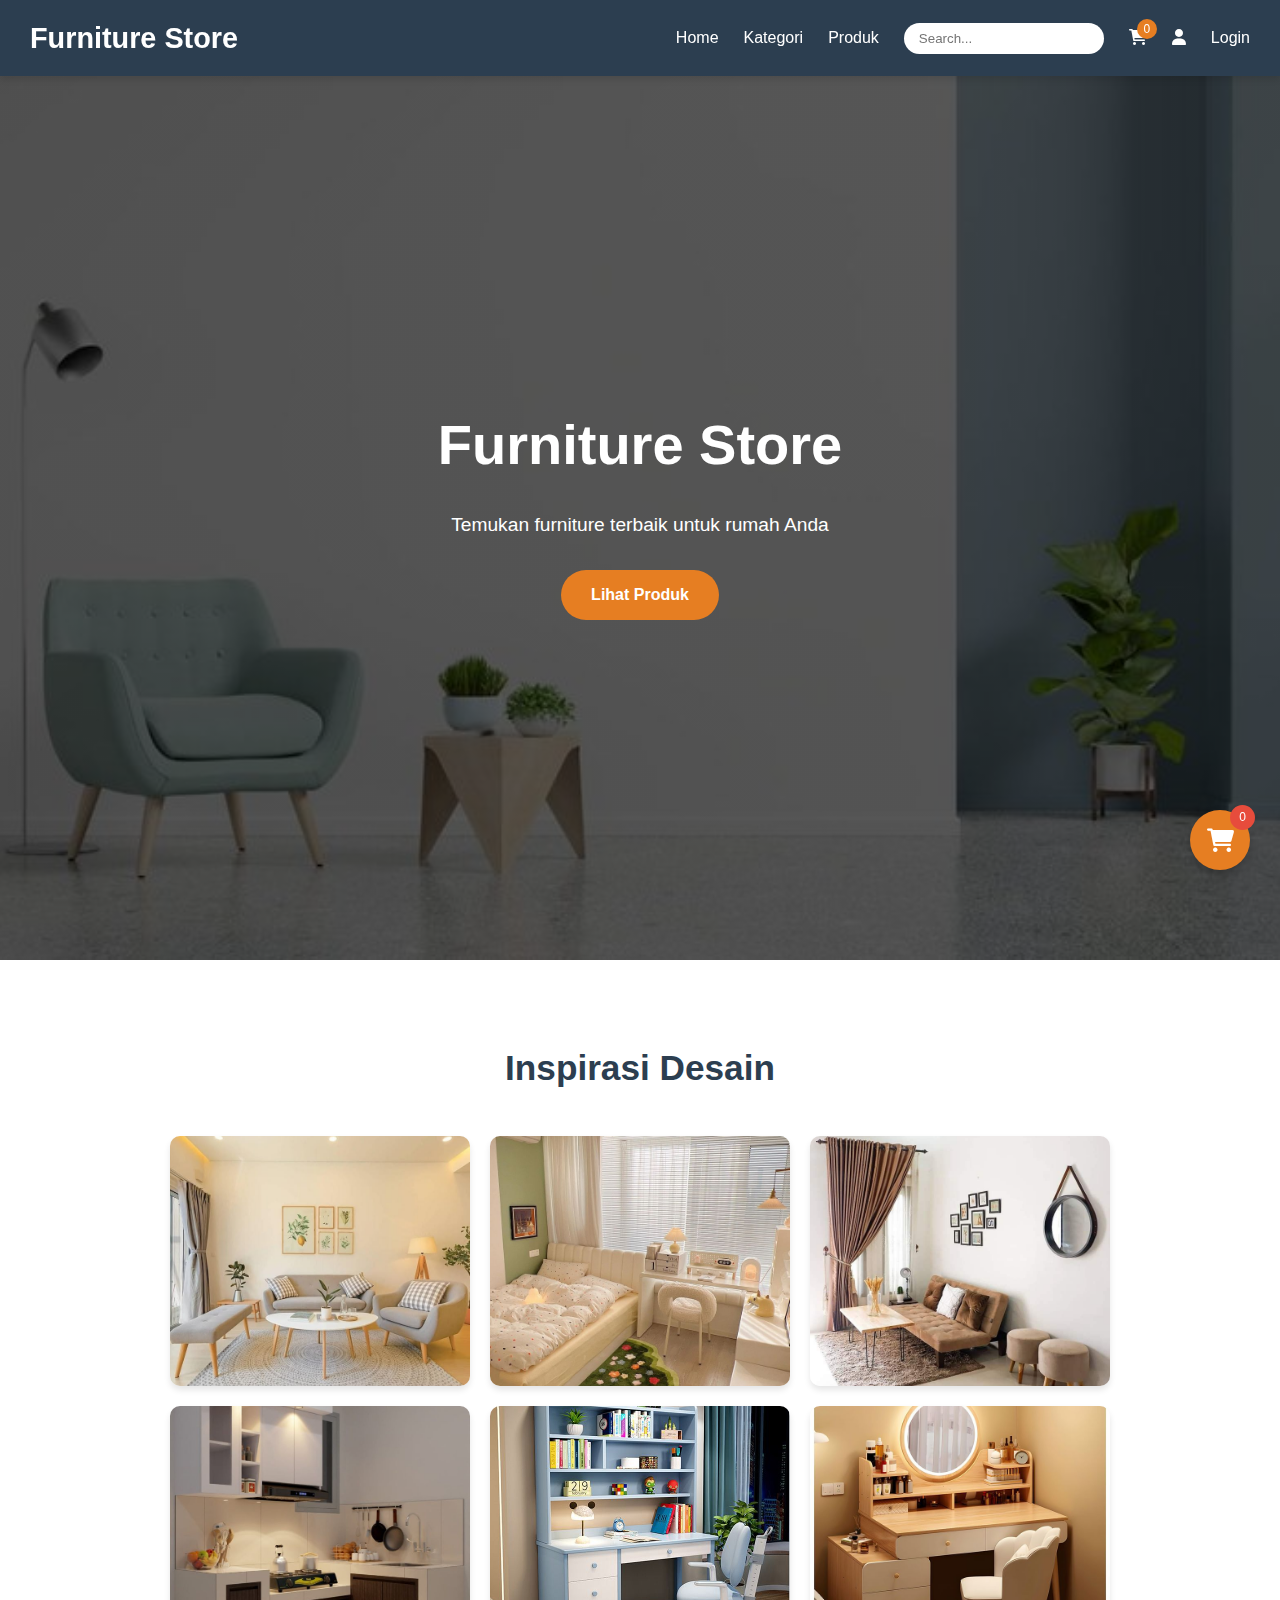
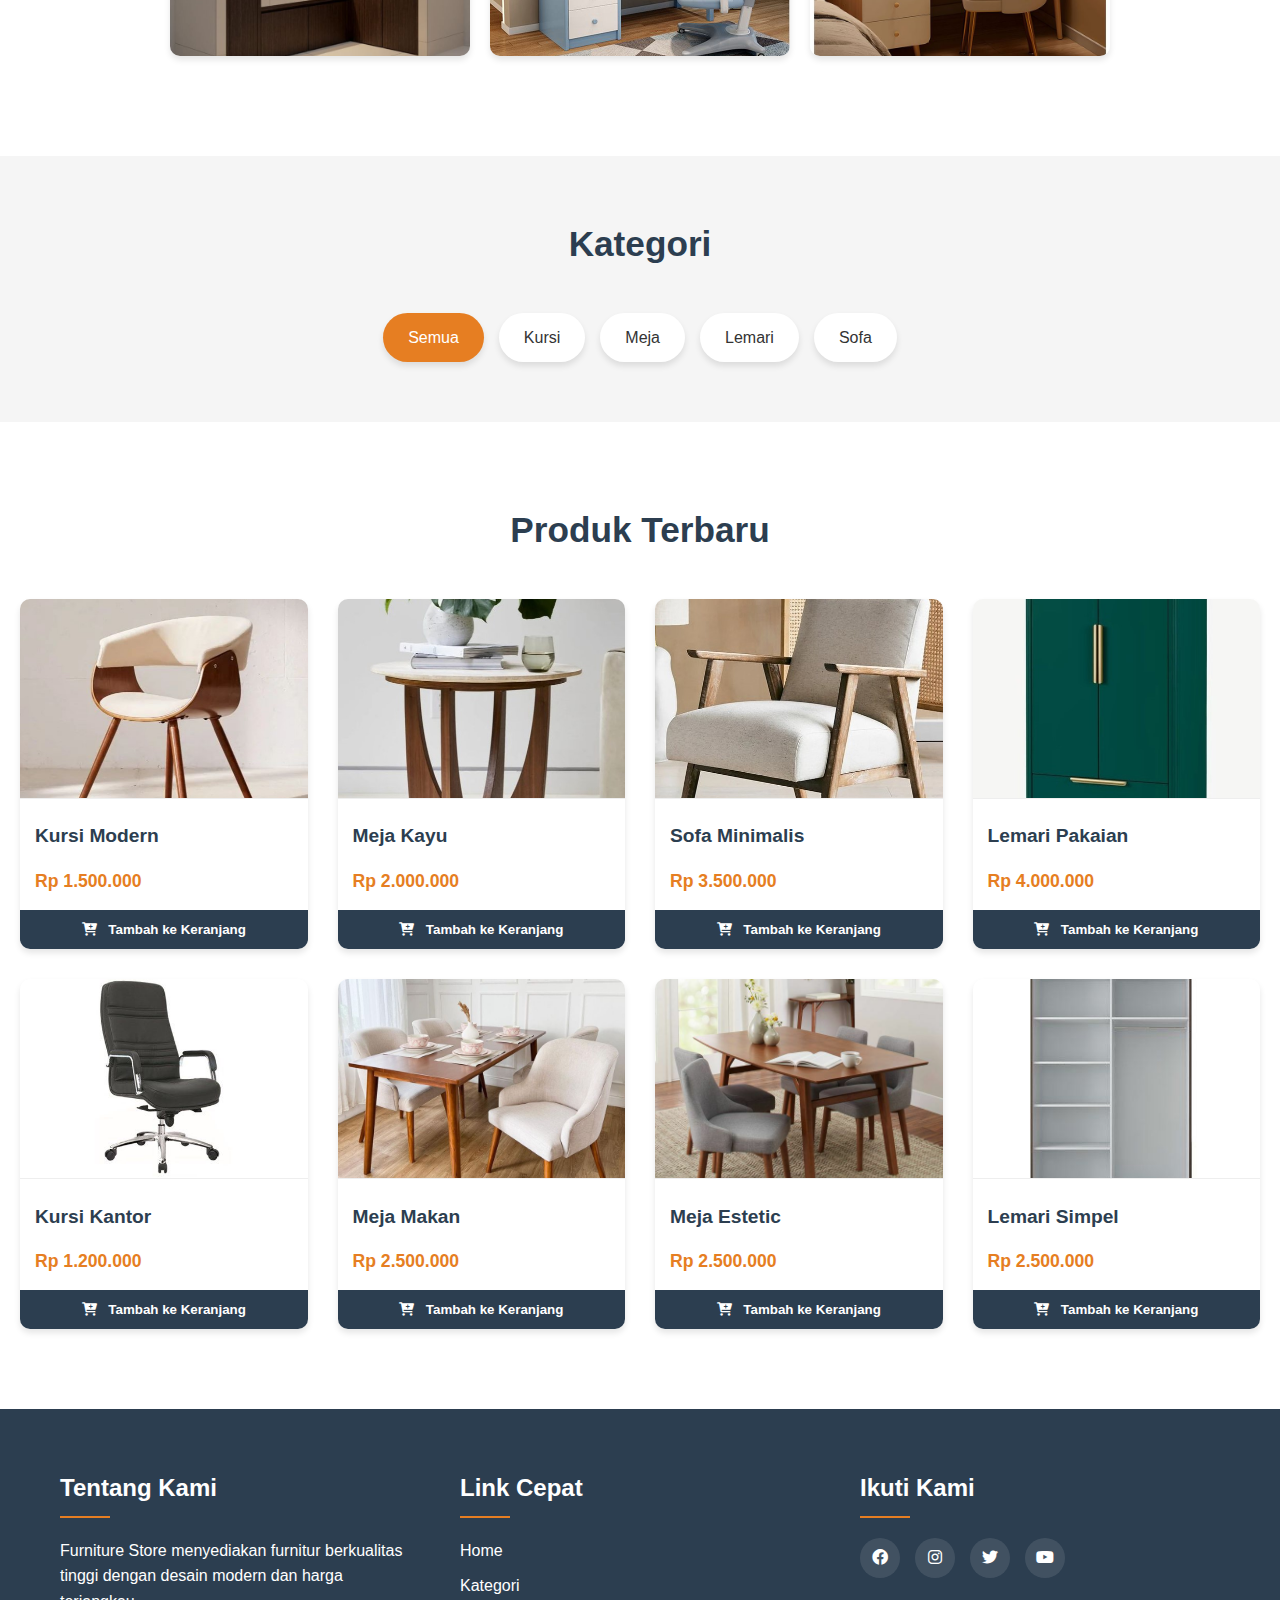
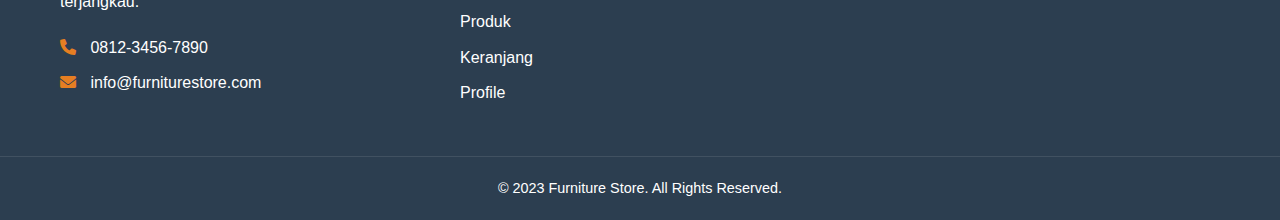
<file: order-success.html>
<!DOCTYPE html>
<html lang="id">
<head>
  <meta charset="UTF-8" />
  <meta name="viewport" content="width=device-width, initial-scale=1.0" />
  <title>Order Berhasil - Furniture Store</title>
  <link rel="stylesheet" href="styles.css" />
  <link rel="shortcut icon" type="image/png" href="images/fs.png" />
  <link rel="stylesheet" href="https://cdnjs.cloudflare.com/ajax/libs/font-awesome/6.0.0-beta3/css/all.min.css">
  <style>
    /* Additional CSS for success page */
    .order-success-section {
      max-width: 800px;
      margin: 30px auto;
      padding: 30px;
      background: white;
      border-radius: 10px;
      box-shadow: 0 0 15px rgba(0,0,0,0.1);
      text-align: center;
    }
    
    .success-icon {
      color: #2ecc71;
      font-size: 4rem;
      margin-bottom: 20px;
    }
    
    .order-success-section h2 {
      color: #2ecc71;
      margin-bottom: 20px;
    }
    
    .order-details {
      text-align: left;
      margin: 30px 0;
      padding: 20px;
      background: #f9f9f9;
      border-radius: 8px;
    }
    
    .order-info {
      margin-bottom: 20px;
    }
    
    .order-info h3 {
      border-bottom: 1px solid #eee;
      padding-bottom: 10px;
      margin-bottom: 15px;
    }
    
    .order-items {
      margin-top: 20px;
    }
    
    .order-item {
      display: flex;
      justify-content: space-between;
      margin-bottom: 15px;
      padding-bottom: 15px;
      border-bottom: 1px dashed #ddd;
    }
    
    .order-item:last-child {
      border-bottom: none;
    }
    
    .order-total {
      font-weight: bold;
      font-size: 1.2rem;
      margin-top: 20px;
      padding-top: 15px;
      border-top: 1px solid #eee;
    }
    
    .action-buttons {
      margin-top: 30px;
      display: flex;
      justify-content: center;
      gap: 15px;
    }
    
    .btn {
      padding: 12px 20px;
      border-radius: 5px;
      font-weight: bold;
      text-decoration: none;
      transition: all 0.3s;
    }
    
    .btn-primary {
      background: #e67e22;
      color: white;
      border: none;
    }
    
    .btn-primary:hover {
      background: #d35400;
    }
    
    .btn-secondary {
      background: #f0f0f0;
      color: #333;
      border: 1px solid #ddd;
    }
    
    .btn-secondary:hover {
      background: #e0e0e0;
    }
    
    @media (max-width: 768px) {
      .order-success-section {
        padding: 20px;
      }
      
      .action-buttons {
        flex-direction: column;
      }
      
      .btn {
        width: 100%;
      }
    }
  </style>
</head>
<body>
  <!-- Navbar -->
  <nav class="navbar">
    <div class="logo">Furniture Store</div>
    <ul class="nav-links">
      <li><a href="index.html"><img src="images/home.png" alt="home" style="max-width: 90%" /></a></li>
      <li><a href="keranjang.html"><img src="images/keranjang.png" alt="keranjang" /></a></li>
      <li><a href="profile.html"><img src="images/profile.png" alt="profil" style="max-width: 30%" /></a></li>
      <li><a href="login.html">Login</a></li>
    </ul>
  </nav>

  <!-- Order Success Section -->
  <section class="order-success-section">
    <div class="success-icon">
      <i class="fas fa-check-circle"></i>
    </div>
    <h2>Pesanan Berhasil Diproses!</h2>
    <p>Terima kasih telah berbelanja di Furniture Store. Pesanan Anda telah kami terima dan sedang diproses.</p>
    
    <div class="order-details">
      <div class="order-info">
        <h3>Informasi Pesanan</h3>
        <p><strong>ID Pesanan:</strong> <span id="order-id">-</span></p>
        <p><strong>Tanggal Pesanan:</strong> <span id="order-date">-</span></p>
        <p><strong>Status Pesanan:</strong> <span id="order-status">-</span></p>
      </div>
      
      <div class="order-info">
        <h3>Informasi Pengiriman</h3>
        <p><strong>Nama:</strong> <span id="customer-name">-</span></p>
        <p><strong>Alamat:</strong> <span id="shipping-address">-</span></p>
        <p><strong>Kota:</strong> <span id="shipping-city">-</span></p>
        <p><strong>Kode Pos:</strong> <span id="shipping-postal">-</span></p>
      </div>
      
      <div class="order-info">
        <h3>Informasi Pembayaran</h3>
        <p><strong>Metode Pembayaran:</strong> <span id="payment-method">-</span></p>
        <div id="payment-details"></div>
      </div>
      
      <div class="order-items">
        <h3>Produk yang Dipesan</h3>
        <div id="ordered-products">
          <!-- Ordered products will be loaded here -->
        </div>
        <div class="order-total">
          <span>Total Pembayaran:</span>
          <span id="order-total-amount">Rp 0</span>
        </div>
      </div>
    </div>
    
    <div class="action-buttons">
      <a href="index.html" class="btn btn-primary">Kembali Berbelanja</a>
      <a href="profile.html#orders" class="btn btn-secondary">Lihat Pesanan Saya</a>
    </div>
  </section>

  <script>
    document.addEventListener('DOMContentLoaded', function() {
      // Get order ID from URL
      const urlParams = new URLSearchParams(window.location.search);
      const orderId = urlParams.get('id');
      
      if (!orderId) {
        window.location.href = 'index.html';
        return;
      }
      
      // Find the order in localStorage
      const orders = JSON.parse(localStorage.getItem('orders')) || [];
      const order = orders.find(o => o.id === orderId);
      
      if (!order) {
        window.location.href = 'index.html';
        return;
      }
      
      // Display order information
      document.getElementById('order-id').textContent = order.id;
      document.getElementById('order-date').textContent = new Date(order.date).toLocaleDateString('id-ID');
      document.getElementById('order-status').textContent = order.status === 'pending' ? 'Menunggu Pembayaran' : 'Diproses';
      
      // Display customer information
      document.getElementById('customer-name').textContent = order.user.nama || '-';
      document.getElementById('shipping-address').textContent = order.shippingAddress.alamat || '-';
      document.getElementById('shipping-city').textContent = order.shippingAddress.kota || '-';
      document.getElementById('shipping-postal').textContent = order.shippingAddress.kodePos || '-';
      
      // Display payment information
      document.getElementById('payment-method').textContent = getPaymentMethodName(order.payment.method);
      
      const paymentDetails = document.getElementById('payment-details');
      if (order.payment.method === 'transfer' && order.payment.bank) {
        paymentDetails.innerHTML = `<p><strong>Bank Tujuan:</strong> ${getBankName(order.payment.bank)}</p>`;
      } else if (order.payment.method === 'e-wallet' && order.payment.eWallet) {
        paymentDetails.innerHTML = `<p><strong>E-Wallet:</strong> ${getEWalletName(order.payment.eWallet)}</p>`;
      }
      
      // Display ordered products
      const productsContainer = document.getElementById('ordered-products');
      let subtotal = 0;
      
      order.items.forEach(item => {
        const price = typeof item.harga === 'number' ? item.harga : Number(item.harga) || 0;
        const quantity = typeof item.quantity === 'number' ? item.quantity : Number(item.quantity) || 1;
        const itemTotal = price * quantity;
        subtotal += itemTotal;
        
        const productElement = document.createElement('div');
        productElement.className = 'order-item';
        productElement.innerHTML = `
          <div>
            <strong>${item.nama}</strong>
            ${item.color ? `<div>Warna: ${item.color}</div>` : ''}
            ${item.material ? `<div>Material: ${item.material}</div>` : ''}
          </div>
          <div>
            <div>${quantity} x Rp ${price.toLocaleString('id-ID')}</div>
            <strong>Rp ${itemTotal.toLocaleString('id-ID')}</strong>
          </div>
        `;
        productsContainer.appendChild(productElement);
      });
      
      // Add shipping cost
      const shipping = 50000;
      const total = subtotal + shipping;
      
      const shippingElement = document.createElement('div');
      shippingElement.className = 'order-item';
      shippingElement.innerHTML = `
        <div>Biaya Pengiriman</div>
        <div>Rp ${shipping.toLocaleString('id-ID')}</div>
      `;
      productsContainer.appendChild(shippingElement);
      
      // Display total
      document.getElementById('order-total-amount').textContent = `Rp ${total.toLocaleString('id-ID')}`;
    });
    
    // Helper functions for payment method names
    function getPaymentMethodName(method) {
      switch(method) {
        case 'cod': return 'COD (Bayar di Tempat)';
        case 'transfer': return 'Transfer Bank';
        case 'e-wallet': return 'E-Wallet';
        default: return method;
      }
    }
    
    function getBankName(bank) {
      switch(bank) {
        case 'bca': return 'BCA';
        case 'bni': return 'BNI';
        case 'mandiri': return 'Mandiri';
        case 'bri': return 'BRI';
        default: return bank;
      }
    }
    
    function getEWalletName(wallet) {
      switch(wallet) {
        case 'gopay': return 'GoPay';
        case 'ovo': return 'OVO';
        case 'dana': return 'DANA';
        case 'shopeepay': return 'ShopeePay';
        default: return wallet;
      }
    }
  </script>
</body>
</html>
</file>
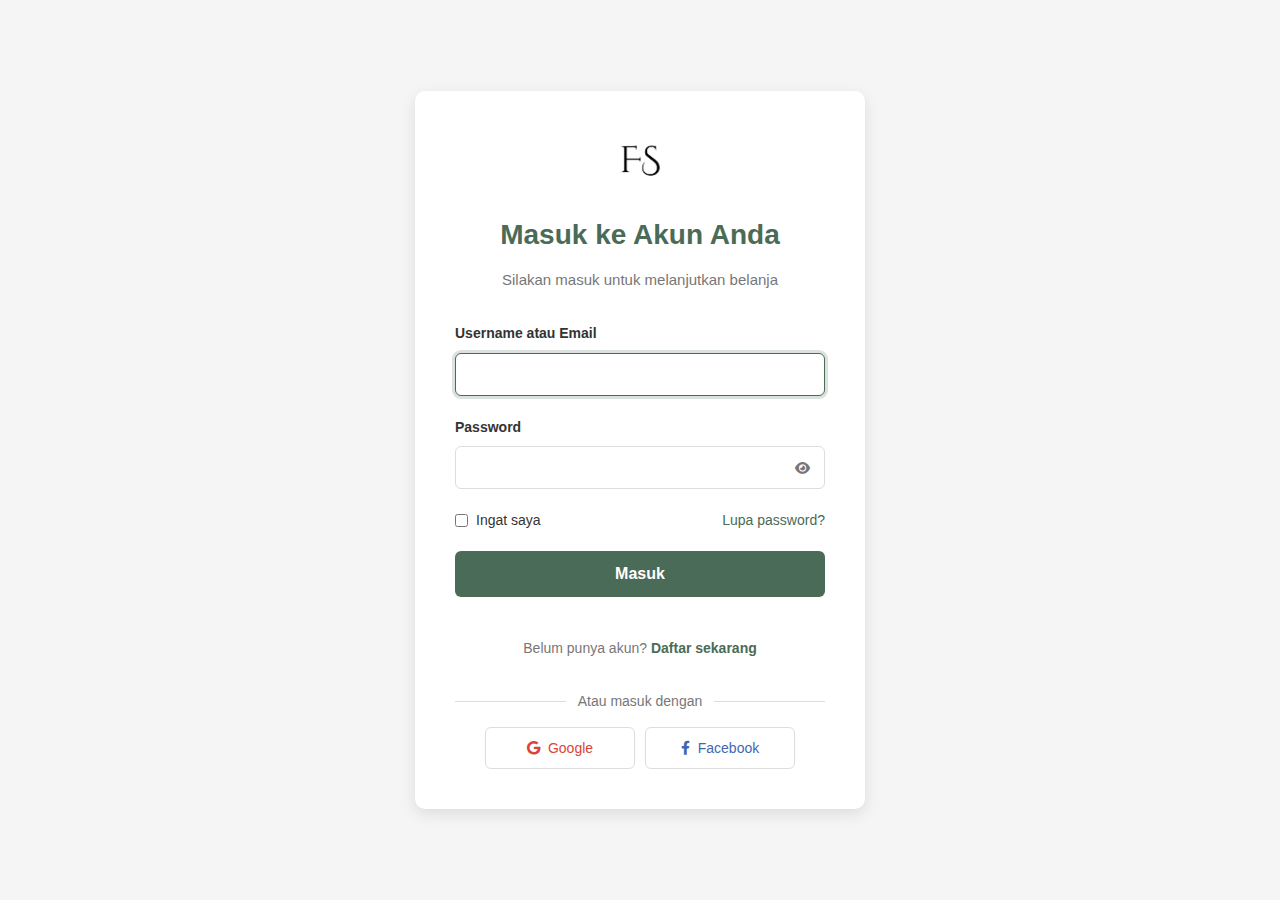
<file: pesan.html>
<!DOCTYPE html>
<html lang="id">
<head>
  <meta charset="UTF-8" />
  <meta name="viewport" content="width=device-width, initial-scale=1.0" />
  <title>Pesan - Furniture Store</title>
  <link rel="stylesheet" href="styles.css" />
  <link rel="shortcut icon" type="image/png" href="images/fs.png" />
  <link rel="stylesheet" href="https://cdnjs.cloudflare.com/ajax/libs/font-awesome/6.0.0-beta3/css/all.min.css">
  <style>
    /* Additional CSS for pesan page */
    .pesan-section {
      max-width: 800px;
      margin: 30px auto;
      padding: 20px;
      background: white;
      border-radius: 10px;
      box-shadow: 0 0 15px rgba(0,0,0,0.1);
    }
    
    .pesan-section h2 {
      text-align: center;
      margin-bottom: 30px;
      color: #333;
    }
    
    #pesanForm {
      display: grid;
      grid-template-columns: 1fr 1fr;
      gap: 20px;
    }
    
    .form-group {
      margin-bottom: 15px;
    }
    
    .form-group label {
      display: block;
      margin-bottom: 5px;
      font-weight: 600;
      color: #555;
    }
    
    .form-group input,
    .form-group select,
    .form-group textarea {
      width: 100%;
      padding: 10px;
      border: 1px solid #ddd;
      border-radius: 5px;
      font-size: 16px;
    }
    
    .form-group textarea {
      height: 100px;
      resize: vertical;
    }
    
    .form-group.full-width {
      grid-column: span 2;
    }
    
    button[type="submit"] {
      grid-column: span 2;
      background: #e67e22;
      color: white;
      border: none;
      padding: 12px;
      font-size: 16px;
      font-weight: bold;
      border-radius: 5px;
      cursor: pointer;
      transition: background 0.3s;
    }
    
    button[type="submit"]:hover {
      background: #d35400;
    }
    
    .order-summary {
      grid-column: span 2;
      border: 1px solid #eee;
      padding: 15px;
      border-radius: 5px;
      margin-bottom: 20px;
    }
    
    .order-summary h3 {
      margin-top: 0;
      border-bottom: 1px solid #eee;
      padding-bottom: 10px;
    }
    
    .order-item {
      display: flex;
      justify-content: space-between;
      margin-bottom: 10px;
    }
    
    .order-total {
      font-weight: bold;
      border-top: 1px solid #eee;
      padding-top: 10px;
      margin-top: 10px;
    }
    
    @media (max-width: 768px) {
      #pesanForm {
        grid-template-columns: 1fr;
      }
      
      .form-group.full-width,
      button[type="submit"] {
        grid-column: span 1;
      }
    }
  </style>
</head>
<body>
  <!-- Navbar -->
  <nav class="navbar">
    <div class="logo">Furniture Store</div>
    <ul class="nav-links">
      <li><a href="index.html"><img src="images/home.png" alt="home" style="max-width: 90%" /></a></li>
      <li><a href="keranjang.html"><img src="images/keranjang.png" alt="keranjang" /></a></li>
      <li><a href="profile.html"><img src="images/profile.png" alt="profil" style="max-width: 30%" /></a></li>
    </ul>
  </nav>

  <!-- Pesan Section -->
  <section class="pesan-section">
    <br>
    <br>
    <h2>Checkout</h2>
    <form id="pesanForm">
      <div class="form-group">
        <label for="nama">Nama Lengkap:</label>
        <input type="text" id="nama" name="nama" required />
      </div>
      
      <div class="form-group">
        <label for="email">Email:</label>
        <input type="email" id="email" name="email" required />
      </div>
      
      <div class="form-group">
        <label for="telepon">Nomor Telepon:</label>
        <input type="tel" id="telepon" name="telepon" required />
      </div>
      
      <div class="form-group full-width">
        <label for="alamat">Alamat Lengkap:</label>
        <textarea id="alamat" name="alamat" required></textarea>
      </div>
      
      <div class="form-group">
        <label for="kota">Kota:</label>
        <input type="text" id="kota" name="kota" required />
      </div>
      
      <div class="form-group">
        <label for="kode-pos">Kode Pos:</label>
        <input type="text" id="kode-pos" name="kode-pos" required />
      </div>
      
      <div class="form-group full-width order-summary">
        <h3>Ringkasan Pesanan</h3>
        <div id="order-items">
          <!-- Order items will be loaded here -->
        </div>
        <div class="order-total">
          <span>Total:</span>
          <span id="order-total">Rp 0</span>
        </div>
      </div>
      
      <div class="form-group">
        <label for="metode-pembayaran">Metode Pembayaran:</label>
        <select id="metode-pembayaran" name="metode-pembayaran" required>
          <option value="">Pilih metode pembayaran</option>
          <option value="cod">COD (Bayar di Tempat)</option>
          <option value="transfer">Transfer Bank</option>
          <option value="e-wallet">E-Wallet</option>
        </select>
      </div>
      
      <div class="form-group" id="bank-details" style="display: none;">
        <label for="bank">Bank Tujuan:</label>
        <select id="bank" name="bank">
          <option value="bca">BCA</option>
          <option value="bni">BNI</option>
          <option value="mandiri">Mandiri</option>
          <option value="bri">BRI</option>
        </select>
      </div>
      
      <div class="form-group" id="e-wallet-details" style="display: none;">
        <label for="e-wallet">E-Wallet:</label>
        <select id="e-wallet" name="e-wallet">
          <option value="gopay">GoPay</option>
          <option value="ovo">OVO</option>
          <option value="dana">DANA</option>
          <option value="shopeepay">ShopeePay</option>
        </select>
      </div>
      
      <button type="submit">Konfirmasi Pesanan</button>
    </form>
  </section>

  <script>
    // Load order summary from cart
    document.addEventListener('DOMContentLoaded', function() {
      // Check if user is logged in
      const loggedInUser = JSON.parse(localStorage.getItem('loggedInUser'));
      if (!loggedInUser) {
        alert('Silakan login terlebih dahulu');
        window.location.href = 'login.html?redirect=pesan.html';
        return;
      }
      
      // Pre-fill user data if available
      if (loggedInUser) {
        document.getElementById('nama').value = loggedInUser.nama || '';
        document.getElementById('email').value = loggedInUser.email || '';
        document.getElementById('telepon').value = loggedInUser.telepon || '';
      }
      
      // Load cart items
      const cart = JSON.parse(localStorage.getItem('cart')) || [];
      const orderItemsContainer = document.getElementById('order-items');
      let total = 0;
      
      if (cart.length === 0) {
        orderItemsContainer.innerHTML = '<p>Keranjang belanja kosong</p>';
        document.getElementById('order-total').textContent = 'Rp 0';
        return;
      }
      
      orderItemsContainer.innerHTML = '';
      
      cart.forEach(item => {
        // Ensure price and quantity are numbers
        const price = typeof item.harga === 'number' ? item.harga : Number(item.harga) || 0;
        const quantity = typeof item.quantity === 'number' ? item.quantity : Number(item.quantity) || 1;
        
        const itemTotal = price * quantity;
        total += itemTotal;
        
        const itemElement = document.createElement('div');
        itemElement.className = 'order-item';
        itemElement.innerHTML = `
          <span>${item.nama} (${quantity}x)</span>
          <span>Rp ${itemTotal.toLocaleString('id-ID')}</span>
        `;
        orderItemsContainer.appendChild(itemElement);
      });
      
      // Add shipping cost
      const shipping = 50000;
      total += shipping;
      
      const shippingElement = document.createElement('div');
      shippingElement.className = 'order-item';
      shippingElement.innerHTML = `
        <span>Biaya Pengiriman</span>
        <span>Rp ${shipping.toLocaleString('id-ID')}</span>
      `;
      orderItemsContainer.appendChild(shippingElement);
      
      // Display total
      document.getElementById('order-total').textContent = `Rp ${total.toLocaleString('id-ID')}`;
      
      // Show/hide payment method details
      document.getElementById('metode-pembayaran').addEventListener('change', function() {
        const method = this.value;
        document.getElementById('bank-details').style.display = method === 'transfer' ? 'block' : 'none';
        document.getElementById('e-wallet-details').style.display = method === 'e-wallet' ? 'block' : 'none';
      });
    });
    
    // Handle form submission
    document.getElementById('pesanForm').addEventListener('submit', function(e) {
      e.preventDefault();
      
      // Get form values
      const formData = {
        nama: document.getElementById('nama').value,
        email: document.getElementById('email').value,
        telepon: document.getElementById('telepon').value,
        alamat: document.getElementById('alamat').value,
        kota: document.getElementById('kota').value,
        kodePos: document.getElementById('kode-pos').value,
        metodePembayaran: document.getElementById('metode-pembayaran').value,
        bank: document.getElementById('bank-details').style.display === 'block' ? document.getElementById('bank').value : null,
        eWallet: document.getElementById('e-wallet-details').style.display === 'block' ? document.getElementById('e-wallet').value : null
      };
      
      // Get cart items
      const cart = JSON.parse(localStorage.getItem('cart')) || [];
      
      // Create order object
      const order = {
        id: Date.now().toString(),
        date: new Date().toISOString(),
        user: JSON.parse(localStorage.getItem('loggedInUser')),
        items: cart,
        shippingAddress: {
          alamat: formData.alamat,
          kota: formData.kota,
          kodePos: formData.kodePos
        },
        payment: {
          method: formData.metodePembayaran,
          bank: formData.bank,
          eWallet: formData.eWallet
        },
        status: 'pending'
      };
      
      // Calculate total
      let total = 0;
      cart.forEach(item => {
        const price = typeof item.harga === 'number' ? item.harga : Number(item.harga) || 0;
        const quantity = typeof item.quantity === 'number' ? item.quantity : Number(item.quantity) || 1;
        total += price * quantity;
      });
      total += 50000; // Shipping cost
      order.total = total;
      
      // Save order to localStorage
      const orders = JSON.parse(localStorage.getItem('orders')) || [];
      orders.push(order);
      localStorage.setItem('orders', JSON.stringify(orders));
      
      // Clear cart
      localStorage.removeItem('cart');
      
      // Redirect to thank you page or order confirmation
      window.location.href = 'order-success.html?id=' + order.id;
    });
    
    function showNotification(message) {
      const notification = document.createElement('div');
      notification.className = 'notification';
      notification.textContent = message;
      document.body.appendChild(notification);
      
      setTimeout(() => {
        notification.classList.add('show');
      }, 10);
      
      setTimeout(() => {
        notification.classList.remove('show');
        setTimeout(() => {
          document.body.removeChild(notification);
        }, 300);
      }, 3000);
    }
  </script>
</body>
</html>
</file>
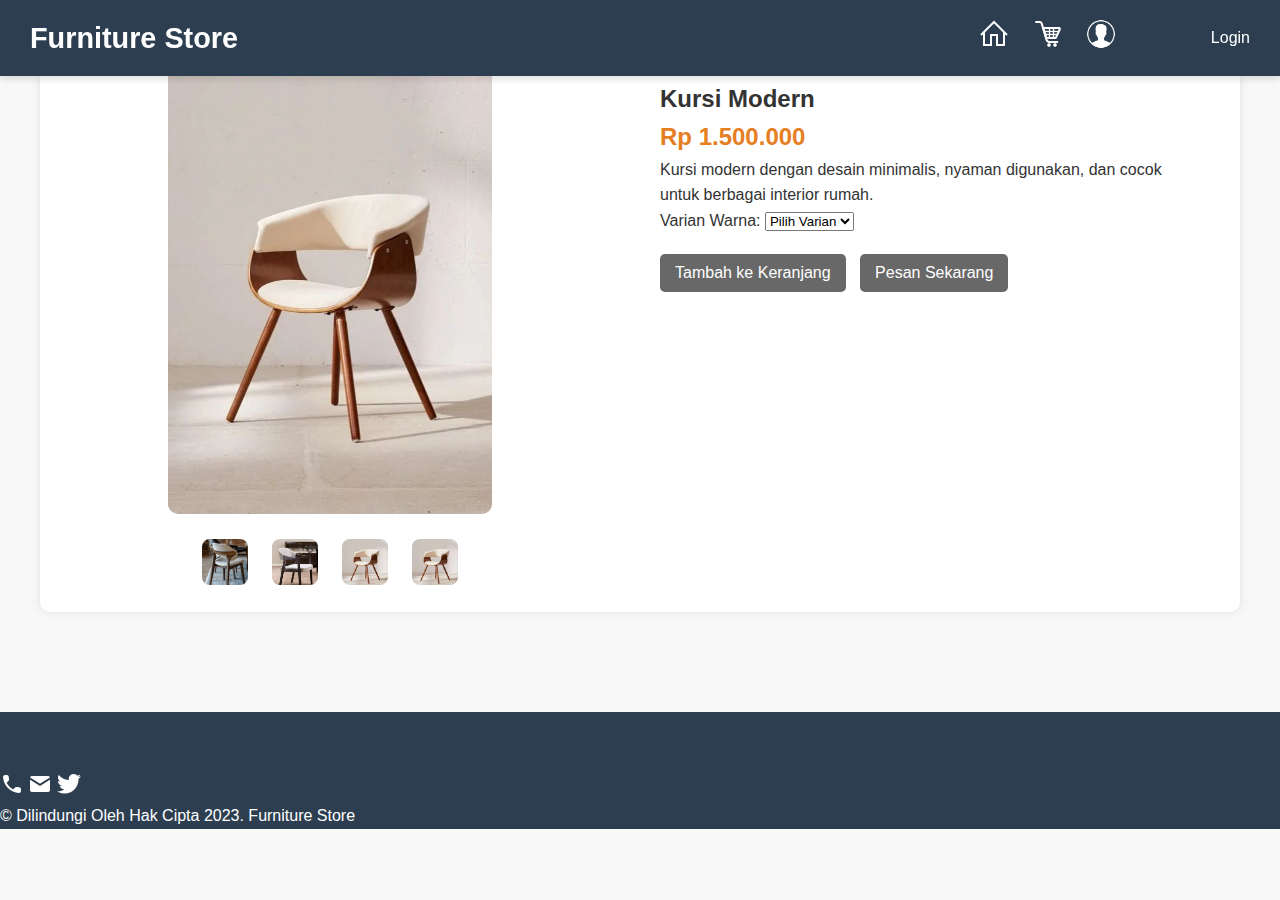
<file: produk1.html>
<!DOCTYPE html>
<html lang="id">
<head>
    <meta charset="UTF-8">
    <meta name="viewport" content="width=device-width, initial-scale=1.0">
    <title>Kursi Modern - Furniture Store</title>
    <link rel="stylesheet" href="styles.css">
    <link rel="shortcut  icon" type="png" href="images/fs.png">
    <style>
        .product-section {
            display: flex;
            justify-content: center;
            align-items: center;
            padding: 40px;
            background: #f8f8f8;
        }
        .product-container {
            display: flex;
            background: #fff;
            padding: 20px;
            border-radius: 10px;
            box-shadow: 0 0 10px rgba(0, 0, 0, 0.1);
        }
        .product-image {
            flex: 1;
            text-align: center;
        }
        .product-image img {
            max-width: 60%;
            border-radius: 10px;
        }
        .thumbnail-container {
            display: flex;
            justify-content: center;
            margin-top: 10px;
        }
        .thumbnail {
            width: 50px;
            height: 50px;
            margin: 5px;
            cursor: pointer;
            border-radius: 5px;
        }
        .product-details {
            flex: 1;
            padding: 20px;
        }
        .price {
            font-size: 24px;
            color: #e67e22;
            font-weight: bold;
        }
        .buttons {
            margin-top: 20px;
        }
        .cart-btn, .order-btn {
            padding: 10px 15px;
            margin-right: 10px;
            border: none;
            border-radius: 5px;
            cursor: pointer;
            font-size: 16px;
        }
        .cart-btn {
            background: #686868;
            color: white;
        }
        .order-btn {
            background: #686868;
            color: white;
        }
        .cart-btn:hover, .order-btn:hover {
            opacity: 0.8;
        }
    </style>
</head>
<body>
    <!-- Navbar -->
    <nav class="navbar">
        <div class="logo">Furniture Store</div>
        <ul class="nav-links">
            <li><a href="index.html"><img src="images/home.png" alt="home"></a></li>
            <li><a href="keranjang.html"><img src="images/keranjang.png" alt=""></a></li>
            <li><a href="profile.html"><img src="images/profile.png" alt="profile" style="max-width: 30%;"></a></li>
            <li id="login-link"><a href="login.html">Login</a></li>       
        </ul>
        <div class="burger-menu" onclick="toggleNav()">
            ☰
        </div>
    </nav>

    <!-- Produk Section -->
    <section class="product-section">
        <div class="product-container">
            <div class="product-image">
                <img id="product-img" src="images/kursi.jpeg" alt="Produk 1">
                <div class="thumbnail-container">
                    <img class="thumbnail" src="images/kklasik.jpeg" onclick="changeImage('images/kklasik.jpeg', 'klasik')">
                    <img class="thumbnail" src="images/kblack.jpeg" onclick="changeImage('images/kblack.jpeg')">
                    <img class="thumbnail" src="images/kursi.jpeg" onclick="changeImage('images/kursi.jpeg')">
                    <img class="thumbnail" src="images/kursi.jpeg" onclick="changeImage('images/rotan.jpeg')">

                </div>
            </div>
            <div class="product-details">
                <h2>Kursi Modern</h2>
                <p class="price">Rp 1.500.000</p>
                <p class="description">Kursi modern dengan desain minimalis, nyaman digunakan, dan cocok untuk berbagai interior rumah.</p>
                <label for="color">Varian Warna:</label>
                <select id="color" onchange="enableButtons()">
                    <option value="">Pilih Varian</option>
                    <option>klasik</option>
                    <option>Hitam</option>
                    <option>Coklat</option>
                </select>
                <div class="buttons">
                    <button class="cart-btn" id="add-to-cart" onclick="tambahKeKeranjang()">Tambah ke Keranjang</button>
                    <button class="order-btn" id="order-now" onclick="pesanSekarang()">Pesan Sekarang</button>
                </div>
            </div>
        </div>
    </section>
 
    <!-- Footer -->
    <footer>
        <div class="Gambar">
            <a href="https://www.instagram.com"><img src="images/phone.png" alt=""></a>
            <a href="https://www.facebook.com"><img src="images/mail.png"></a>
            <a href="https://shopee.co.id/buyer/login?next=https%3A%2F%2Fshopee.co.id%2Fhatisuhitaofficial"><img src="images/tt.png" alt=""></a>
        </div>
        <p>&copy; Dilindungi Oleh Hak Cipta 2023. Furniture Store</p>
    </footer>

    <script src="script.js">
        function changeImage(imageSrc, color) {
            document.getElementById("product-img").src = imageSrc;
            document.getElementById("color").value = color;
        }
    </script>
</body>
</html>
</file>
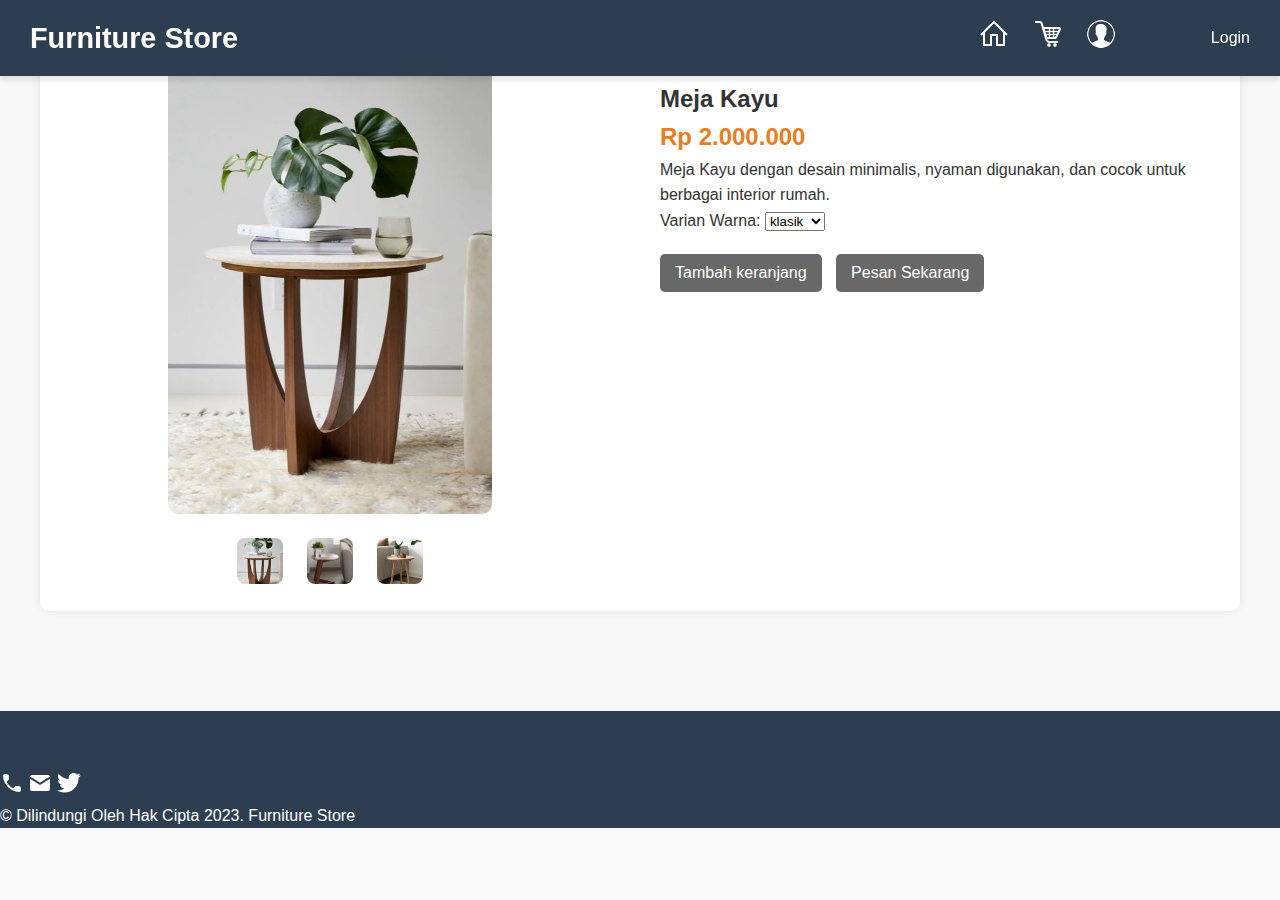
<file: produk2.html>
<!DOCTYPE html>
<html lang="id"> 
<head>
    <meta charset="UTF-8">
    <meta name="viewport" content="width=device-width, initial-scale=1.0">
    <title>Meja Kayu - Furniture Store</title>
    <link rel="stylesheet" href="styles.css">
    <link rel="shortcut  icon" type="png" href="images/fs.png">
    <style>
        .product-section {
            display: flex;
            justify-content: center;
            align-items: center;
            padding: 40px;
            background: #f8f8f8;
        }
        .product-container {
            display: flex;
            background: #fff;
            padding: 20px;
            border-radius: 10px;
            box-shadow: 0 0 10px rgba(0, 0, 0, 0.1);
        }
        .product-image {
            flex: 1;
            text-align: center;
        }
        .product-image img {
            max-width: 60%;
            border-radius: 10px;
        }
        .thumbnail-container {
            display: flex;
            justify-content: center;
            margin-top: 10px;
        }
        .thumbnail {
            width: 50px;
            height: 50px;
            margin: 5px;
            cursor: pointer;
            border-radius: 5px;
        }
        .product-details {
            flex: 1;
            padding: 20px;
        }
        .price {
            font-size: 24px;
            color: #e67e22;
            font-weight: bold;
        }
        .buttons {
            margin-top: 20px;
        }
        .cart-btn, .order-btn {
            padding: 10px 15px;
            margin-right: 10px;
            border: none;
            border-radius: 5px;
            cursor: pointer;
            font-size: 16px;
        }
        .cart-btn {
            background: #686868;
            color: white;
        }
        .order-btn {
            background: #686868;
            color: white;
        }
        .cart-btn:hover, .order-btn:hover {
            opacity: 0.8;
        }
    </style>
</head>
<body>
    <!-- Navbar -->
    <nav class="navbar">
        <div class="logo">Furniture Store</div>
        <ul class="nav-links">
            <li><a href="index.html"><img src="images/home.png" alt="home"></a></li>
            <li><a href="keranjang.html"><img src="images/keranjang.png" alt=""></a></li>
            <li><a href="profile.html"><img src="images/profile.png" alt="profile" style="max-width: 30%;"></a></li>
            <li id="login-link"><a href="login.html">Login</a></li>       
        </ul>
        <div class="burger-menu" onclick="toggleNav()">
            ☰
        </div>
    </nav>

    <!-- Produk Section -->
    <section class="product-section">
        <div class="product-container">
            <div class="product-image">
                <img id="product-img" src="images/meja.jpeg" alt="Produk 1">
                <div class="thumbnail-container">
                    <img class="thumbnail" src="images/meja.jpeg" onclick="changeImage('images/meja.jpeg')">
                    <img class="thumbnail" src="images/m2.jpeg" onclick="changeImage('images/m2.jpeg')">
                    <img class="thumbnail" src="images/m3.jpeg" onclick="changeImage('images/m3.jpeg')">
                </div>
            </div>
            <div class="product-details">
                <h2>Meja Kayu</h2>
                <p class="price">Rp 2.000.000</p>
                <p class="description">Meja Kayu dengan desain minimalis, nyaman digunakan, dan cocok untuk berbagai interior rumah.</p>
                <label for="color">Varian Warna:</label>
                <select id="color">
                    <option>klasik</option>
                    <option>Hitam</option>
                    <option>Coklat</option>
                </select>
                <div class="buttons">
                    <button class="cart-btn">Tambah keranjang</button>
                    <button class="order-btn">Pesan Sekarang</button>

                </div>
            </div>
        </div>
    </section>

    <!-- Footer -->
    <footer>
        <div class="Gambar">
            <a href="https://www.instagram.com"><img src="images/phone.png" alt=""></a>
            <a href="https://www.facebook.com"><img src="images/mail.png"></a>
            <a href="https://shopee.co.id/buyer/login?next=https%3A%2F%2Fshopee.co.id%2Fhatisuhitaofficial"><img src="images/tt.png" alt=""></a>
        </div>
        <p>&copy; Dilindungi Oleh Hak Cipta 2023. Furniture Store</p>
    </footer>

    <script src="script.js">
        function changeImage(imageSrc) {
            document.getElementById("product-img").src = imageSrc;
        }
    </script>
</body>
</html>
</file>
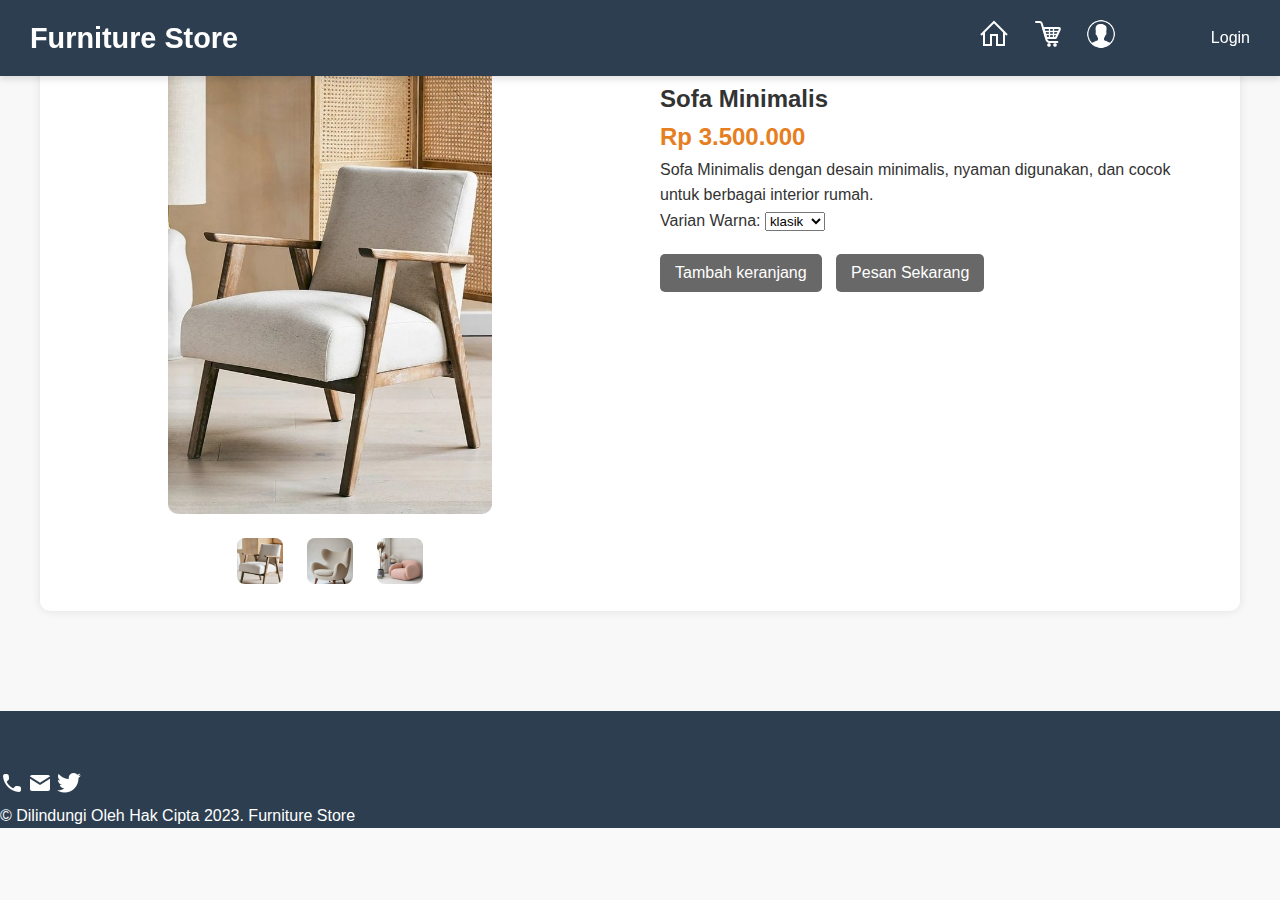
<file: produk3.html>
<!DOCTYPE html>
<html lang="id">
<head>
    <meta charset="UTF-8">
    <meta name="viewport" content="width=device-width, initial-scale=1.0">
    <title>Sofa Minimalis - Furniture Store</title>
    <link rel="stylesheet" href="styles.css">
    <link rel="shortcut  icon" type="png" href="images/fs.png">
    <style>
        .product-section {
            display: flex;
            justify-content: center;
            align-items: center;
            padding: 40px;
            background: #f8f8f8;
        }
        .product-container {
            display: flex;
            background: #fff;
            padding: 20px;
            border-radius: 10px;
            box-shadow: 0 0 10px rgba(0, 0, 0, 0.1);
        }
        .product-image {
            flex: 1;
            text-align: center;
        }
        .product-image img {
            max-width: 60%;
            border-radius: 10px;
        }
        .thumbnail-container {
            display: flex;
            justify-content: center;
            margin-top: 10px;
        }
        .thumbnail {
            width: 50px;
            height: 50px;
            margin: 5px;
            cursor: pointer;
            border-radius: 5px;
        }
        .product-details {
            flex: 1;
            padding: 20px;
        }
        .price {
            font-size: 24px;
            color: #e67e22;
            font-weight: bold;
        }
        .buttons {
            margin-top: 20px;
        }
        .cart-btn, .order-btn {
            padding: 10px 15px;
            margin-right: 10px;
            border: none;
            border-radius: 5px;
            cursor: pointer;
            font-size: 16px;
        }
        .cart-btn {
            background: #686868;
            color: white;
        }
        .order-btn {
            background: #686868;
            color: white;
        }
        .cart-btn:hover, .order-btn:hover {
            opacity: 0.8;
        }
    </style>
</head>
<body>
    <!-- Navbar -->
    <nav class="navbar">
        <div class="logo">Furniture Store</div>
        <ul class="nav-links">
            <li><a href="index.html"><img src="images/home.png" alt="home"></a></li>
            <li><a href="keranjang.html"><img src="images/keranjang.png" alt=""></a></li>
            <li><a href="profile.html"><img src="images/profile.png" alt="profile" style="max-width: 30%;"></a></li>
            <li id="login-link"><a href="login.html">Login</a></li>       
        </ul>
        <div class="burger-menu" onclick="toggleNav()">
            ☰
        </div>
    </nav>

    <!-- Produk Section -->
    <section class="product-section">
        <div class="product-container"> 
            <div class="product-image">
                <img id="product-img" src="images/sofa.jpeg" alt="Produk 1">
                <div class="thumbnail-container">
                    <img class="thumbnail" src="images/sofa.jpeg" onclick="changeImage('images/sofa.jpeg')">
                    <img class="thumbnail" src="images/s1.jpeg" onclick="changeImage('images/s1.jpeg')">
                    <img class="thumbnail" src="images/s2.jpeg" onclick="changeImage('images/s2.jpeg')">
                </div>
            </div>
            <div class="product-details">
                <h2>Sofa Minimalis</h2>
                <p class="price">Rp 3.500.000</p>
                <p class="description">Sofa Minimalis dengan desain minimalis, nyaman digunakan, dan cocok untuk berbagai interior rumah.</p>
                <label for="color">Varian Warna:</label>
                <select id="color">
                    <option>klasik</option>
                    <option>Hitam</option>
                    <option>Coklat</option>
                </select>
                <div class="buttons">
                    <button class="cart-btn">Tambah keranjang</button>
                    <button class="order-btn">Pesan Sekarang</button>
                </div>
            </div>
        </div>
    </section>

    <!-- Footer -->
    <footer>
        <div class="Gambar">
            <a href="https://www.instagram.com"><img src="images/phone.png" alt=""></a>
            <a href="https://www.facebook.com"><img src="images/mail.png"></a>
            <a href="https://shopee.co.id/buyer/login?next=https%3A%2F%2Fshopee.co.id%2Fhatisuhitaofficial"><img src="images/tt.png" alt=""></a>
        </div>
        <p>&copy; Dilindungi Oleh Hak Cipta 2023. Furniture Store</p>
    </footer>

    <script src="script.js">
        function changeImage(imageSrc) {
            document.getElementById("product-img").src = imageSrc;
        }
    </script>
</body>
</html>
</file>
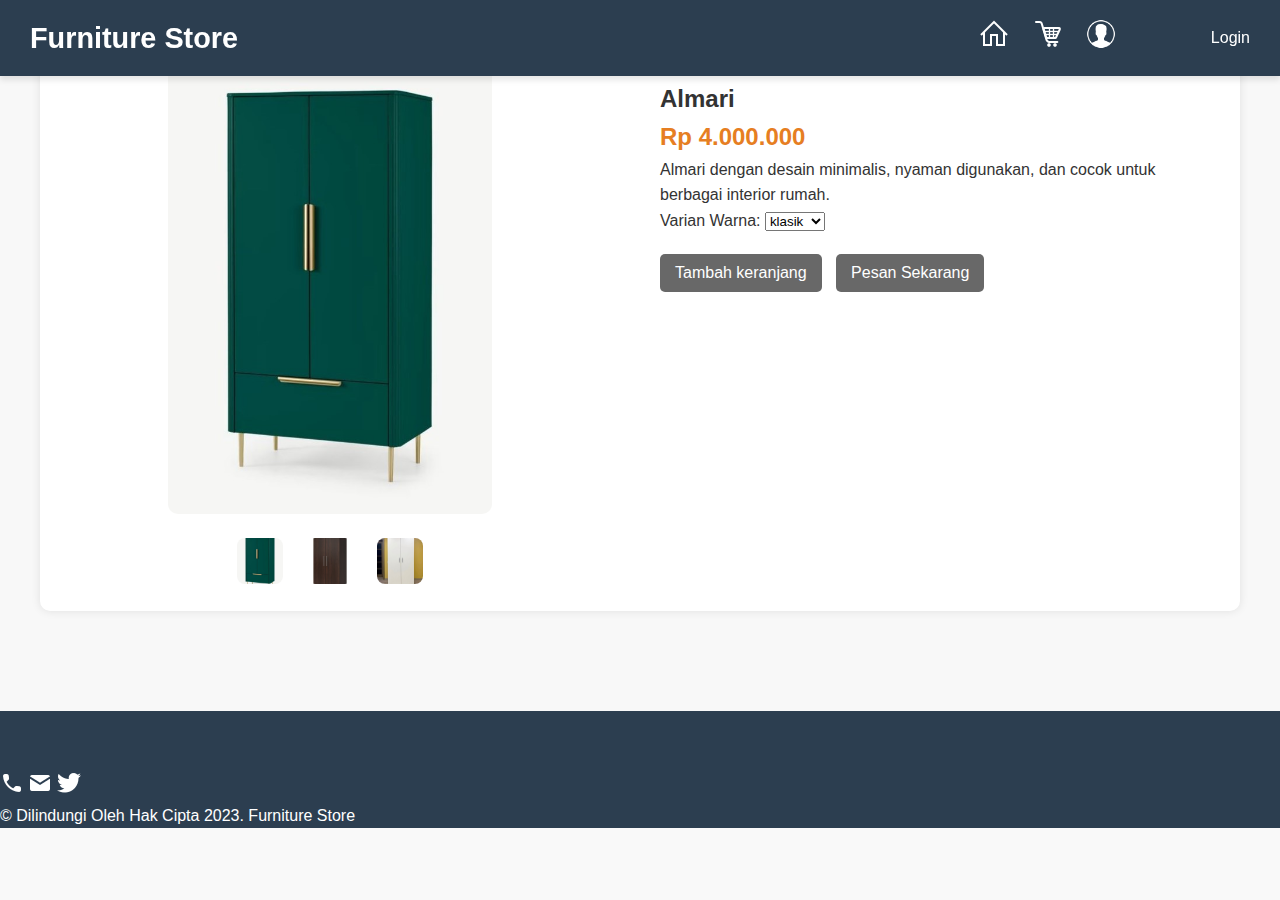
<file: produk4.html>
<!DOCTYPE html>
<html lang="id">
<head>
    <meta charset="UTF-8">
    <meta name="viewport" content="width=device-width, initial-scale=1.0">
    <title>Almari - Furniture Store</title>
    <link rel="stylesheet" href="styles.css">
    <link rel="shortcut  icon" type="png" href="images/fs.png">
    <style>
        .product-section {
            display: flex;
            justify-content: center;
            align-items: center;
            padding: 40px;
            background: #f8f8f8;
        }
        .product-container {
            display: flex;
            background: #fff;
            padding: 20px;
            border-radius: 10px;
            box-shadow: 0 0 10px rgba(0, 0, 0, 0.1);
        }
        .product-image {
            flex: 1;
            text-align: center;
        }
        .product-image img {
            max-width: 60%;
            border-radius: 10px;
        }
        .thumbnail-container {
            display: flex;
            justify-content: center;
            margin-top: 10px;
        }
        .thumbnail {
            width: 50px;
            height: 50px;
            margin: 5px;
            cursor: pointer;
            border-radius: 5px;
        }
        .product-details {
            flex: 1;
            padding: 20px;
        }
        .price {
            font-size: 24px;
            color: #e67e22;
            font-weight: bold;
        }
        .buttons {
            margin-top: 20px;
        }
        .cart-btn, .order-btn {
            padding: 10px 15px;
            margin-right: 10px;
            border: none;
            border-radius: 5px;
            cursor: pointer;
            font-size: 16px;
        }
        .cart-btn {
            background: #686868;
            color: white;
        }
        .order-btn {
            background: #686868;
            color: white;
        }
        .cart-btn:hover, .order-btn:hover {
            opacity: 0.8;
        }
    </style>
</head>
<body>
    <!-- Navbar -->
    <nav class="navbar">
        <div class="logo">Furniture Store</div>
        <ul class="nav-links">
            <li><a href="index.html"><img src="images/home.png" alt="home"></a></li>
            <li><a href="keranjang.html"><img src="images/keranjang.png" alt=""></a></li>
            <li><a href="profile.html"><img src="images/profile.png" alt="profile" style="max-width: 30%;"></a></li>
            <li id="login-link"><a href="login.html">Login</a></li>       
        </ul>
        <div class="burger-menu" onclick="toggleNav()">
            ☰
        </div>
    </nav>

    <!-- Produk Section -->
    <section class="product-section">
        <div class="product-container">
            <div class="product-image">
                <img id="product-img" src="images/lemari.jpeg" alt="Produk 1">
                <div class="thumbnail-container">
                    <img class="thumbnail" src="images/lemari.jpeg" onclick="changeImage('images/lemari.jpeg')">
                    <img class="thumbnail" src="images/l1.jpeg" onclick="changeImage('images/l1.jpeg')">
                    <img class="thumbnail" src="images/l2.jpeg" onclick="changeImage('images/l2.jpeg')">
                </div>
            </div>
            <div class="product-details">
                <h2>Almari</h2>
                <p class="price">Rp 4.000.000</p>
                <p class="description">Almari dengan desain minimalis, nyaman digunakan, dan cocok untuk berbagai interior rumah.</p>
                <label for="color">Varian Warna:</label>
                <select id="color">
                    <option>klasik</option>
                    <option>Hitam</option>
                    <option>Coklat</option>
                </select>
                <div class="buttons">
                    <button class="cart-btn" >Tambah keranjang</button>
                    <button class="order-btn">Pesan Sekarang</button>
                </div>
            </div>
        </div>
    </section>

    <!-- Footer -->
    <footer>
        <div class="Gambar">
            <a href="https://www.instagram.com"><img src="images/phone.png" alt=""></a>
            <a href="https://www.facebook.com"><img src="images/mail.png"></a>
            <a href="https://shopee.co.id/buyer/login?next=https%3A%2F%2Fshopee.co.id%2Fhatisuhitaofficial"><img src="images/tt.png" alt=""></a>
        </div>
        <p>&copy; Dilindungi Oleh Hak Cipta 2023. Furniture Store</p>
    </footer>

    <script src="script.js">
        function changeImage(imageSrc, color) {
            document.getElementById("product-img").src = imageSrc;
            document.getElementById("color").value = color;
        }
    </script>
</body>
</html>
</file>
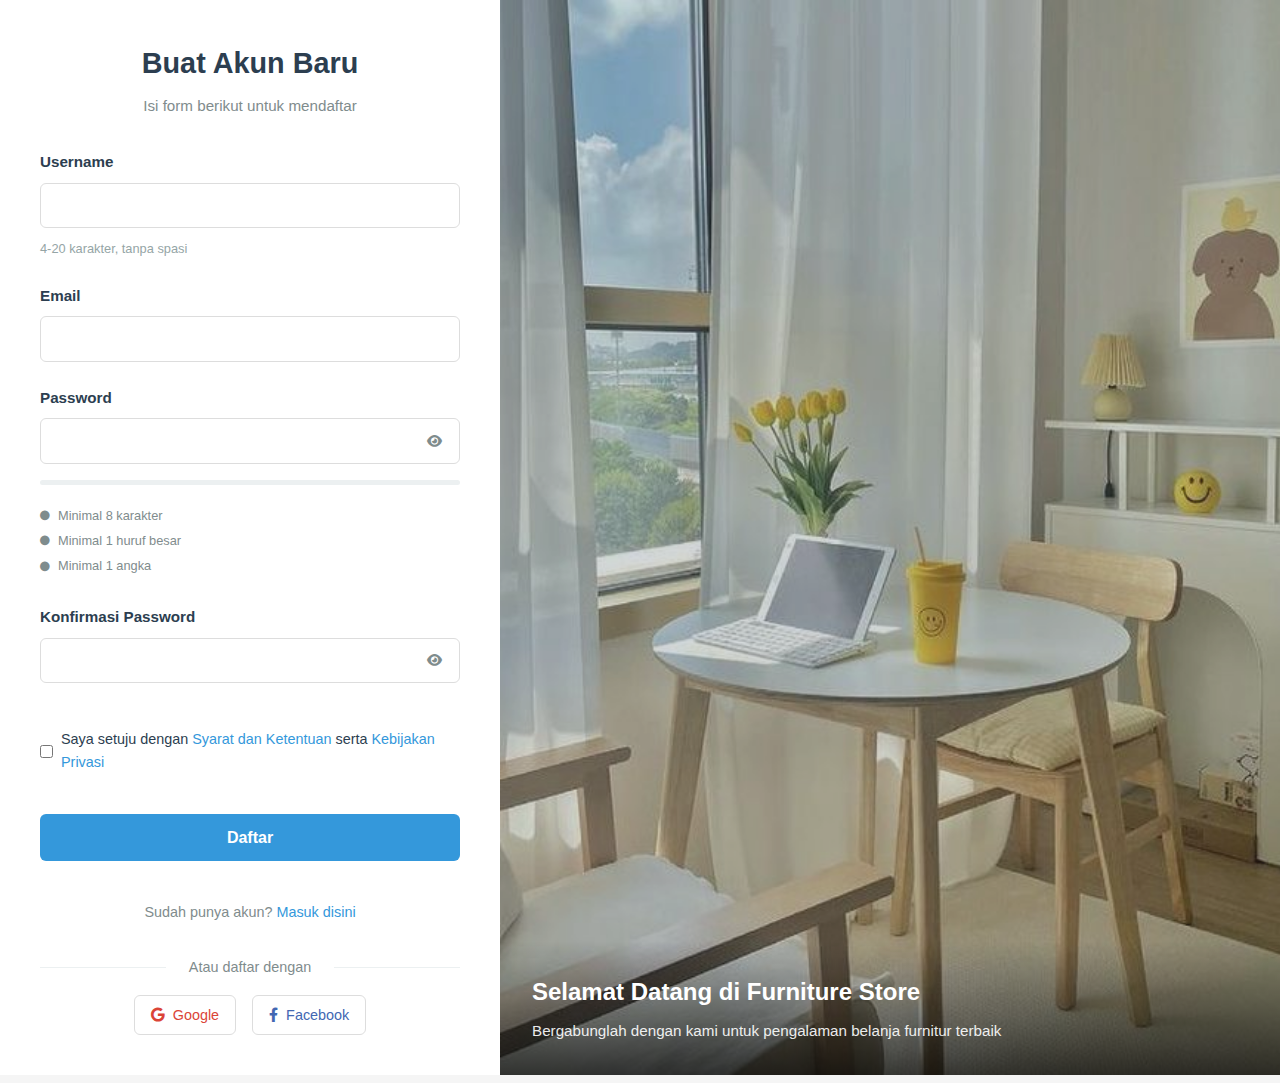
<file: register.html>
<!DOCTYPE html>
<html lang="id">
<head>
    <meta charset="UTF-8">
    <meta name="viewport" content="width=device-width, initial-scale=1.0">
    <title>Daftar - Furniture Store</title>
    <link rel="stylesheet" href="styles.css">
    <link rel="shortcut icon" type="png" href="images/fs.png">
    <link rel="stylesheet" href="https://cdnjs.cloudflare.com/ajax/libs/font-awesome/6.0.0-beta3/css/all.min.css">
    <style>
    /* Base Styles */
    body {
        font-family: 'Segoe UI', Tahoma, Geneva, Verdana, sans-serif;
        margin: 0;
        padding: 0;
        background-color: #f5f5f5;
        color: #333;
        line-height: 1.6;
    }
    
    /* Auth Container */
    .auth-container {
        display: flex;
        min-height: 100vh;
    }
    
    .auth-card {
        flex: 1;
        max-width: 500px;
        background: #fff;
        padding: 2.5rem;
        display: flex;
        flex-direction: column;
        justify-content: center;
    }
    
    .auth-header {
        margin-bottom: 2rem;
        text-align: center;
    }
    
    .auth-header h2 {
        margin: 0 0 0.5rem;
        color: #2c3e50;
        font-size: 1.8rem;
    }
    
    .auth-header p {
        margin: 0;
        color: #7f8c8d;
        font-size: 0.95rem;
    }
    
    /* Form Styles */
    .auth-form {
        display: flex;
        flex-direction: column;
        gap: 1.5rem;
    }
    
    .form-group {
        display: flex;
        flex-direction: column;
        gap: 0.5rem;
    }
    
    .form-group label {
        font-weight: 600;
        color: #2c3e50;
        font-size: 0.95rem;
    }
    
    .form-group input {
        padding: 0.8rem 1rem;
        border: 1px solid #ddd;
        border-radius: 6px;
        font-size: 1rem;
        transition: border-color 0.3s;
    }
    
    .form-group input:focus {
        outline: none;
        border-color: #3498db;
        box-shadow: 0 0 0 2px rgba(52, 152, 219, 0.2);
    }
    
    .input-hint {
        color: #95a5a6;
        font-size: 0.8rem;
        margin-top: 0.2rem;
    }
    
    /* Password Input */
    .password-input {
        position: relative;
    }
    
    .password-input input {
        width: 100%;
        padding-right: 40px;
    }
    
    .toggle-password {
        position: absolute;
        right: 10px;
        top: 50%;
        transform: translateY(-50%);
        background: none;
        border: none;
        color: #7f8c8d;
        cursor: pointer;
        padding: 0.5rem;
    }
    
    /* Password Strength */
    .password-strength {
        margin-top: 0.5rem;
        height: 5px;
        background-color: #ecf0f1;
        border-radius: 5px;
        overflow: hidden;
    }
    
    .password-strength-bar {
        height: 100%;
        width: 0%;
        transition: width 0.3s, background-color 0.3s;
    }
    
    .password-requirements {
        margin-top: 0.8rem;
        font-size: 0.8rem;
        color: #7f8c8d;
    }
    
    .requirement {
        margin-bottom: 0.3rem;
        display: flex;
        align-items: center;
        transition: color 0.3s;
    }
    
    .requirement i {
        margin-right: 0.5rem;
        font-size: 0.6rem;
        transition: color 0.3s;
    }
    
    .requirement.valid {
        color: #27ae60;
    }
    
    .requirement.valid i {
        color: #27ae60;
    }
    
    /* Terms Checkbox */
    .terms {
        flex-direction: row;
        align-items: center;
        gap: 0.5rem;
        margin: 0.5rem 0;
    }
    
    .terms input {
        width: auto;
    }
    
    .terms label {
        font-weight: normal;
        font-size: 0.9rem;
    }
    
    .terms a {
        color: #3498db;
        text-decoration: none;
    }
    
    .terms a:hover {
        text-decoration: underline;
    }
    
    /* Buttons */
    .auth-btn {
        padding: 0.9rem;
        background-color: #3498db;
        color: white;
        border: none;
        border-radius: 6px;
        font-size: 1rem;
        font-weight: 600;
        cursor: pointer;
        transition: background-color 0.3s;
        margin-top: 0.5rem;
    }
    
    .auth-btn:hover {
        background-color: #2980b9;
    }
    
    /* Auth Footer */
    .auth-footer {
        text-align: center;
        margin-top: 1rem;
        font-size: 0.9rem;
        color: #7f8c8d;
    }
    
    .auth-footer a {
        color: #3498db;
        text-decoration: none;
    }
    
    .auth-footer a:hover {
        text-decoration: underline;
    }
    
    /* Social Auth */
    .auth-social {
        margin-top: 2rem;
        text-align: center;
    }
    
    .auth-social p {
        color: #7f8c8d;
        font-size: 0.9rem;
        margin-bottom: 1rem;
        position: relative;
    }
    
    .auth-social p::before,
    .auth-social p::after {
        content: "";
        position: absolute;
        top: 50%;
        width: 30%;
        height: 1px;
        background-color: #ecf0f1;
    }
    
    .auth-social p::before {
        left: 0;
    }
    
    .auth-social p::after {
        right: 0;
    }
    
    .social-buttons {
        display: flex;
        gap: 1rem;
        justify-content: center;
    }
    
    .social-btn {
        padding: 0.7rem 1rem;
        border: 1px solid #ddd;
        border-radius: 6px;
        font-size: 0.9rem;
        cursor: pointer;
        display: flex;
        align-items: center;
        gap: 0.5rem;
        background: white;
        transition: background-color 0.3s;
    }
    
    .social-btn.google {
        color: #db4437;
    }
    
    .social-btn.google:hover {
        background-color: #f5f5f5;
    }
    
    .social-btn.facebook {
        color: #4267B2;
    }
    
    .social-btn.facebook:hover {
        background-color: #f5f5f5;
    }
    
    /* Auth Image */
    .auth-image {
        flex: 1;
        position: relative;
        background-color: #2c3e50;
        display: none;
    }
    
    .auth-image img {
        width: 100%;
        height: 100%;
        object-fit: cover;
        opacity: 0.8;
    }
    
    .image-overlay {
        position: absolute;
        bottom: 0;
        left: 0;
        right: 0;
        padding: 2rem;
        color: white;
        background: linear-gradient(transparent, rgba(0, 0, 0, 0.7));
    }
    
    .image-overlay h3 {
        margin: 0 0 0.5rem;
        font-size: 1.5rem;
    }
    
    .image-overlay p {
        margin: 0;
        font-size: 0.95rem;
        opacity: 0.9;
    }
    
    /* Error Message */
    .error-message {
        color: #e74c3c;
        font-size: 0.8rem;
        margin-top: 0.3rem;
    }
    
    /* Responsive Design */
    @media (min-width: 768px) {
        .auth-image {
            display: block;
        }
    }
    
    @media (max-width: 480px) {
        .auth-card {
            padding: 1.5rem;
        }
        
        .social-buttons {
            flex-direction: column;
        }
    }
</style>
</head>
<body>
    <!-- Auth Container -->
    <div class="auth-container">
        <div class="auth-card">
            <div class="auth-header">
                <h2>Buat Akun Baru</h2>
                <p>Isi form berikut untuk mendaftar</p>
            </div>
            
            <form id="register-form" class="auth-form">
                <div class="form-group">
                    <label for="reg-username">Username</label>
                    <input type="text" id="reg-username" required minlength="4" maxlength="20">
                    <small class="input-hint">4-20 karakter, tanpa spasi</small>
                </div>
                
                <div class="form-group">
                    <label for="reg-email">Email</label>
                    <input type="email" id="reg-email" required>
                </div>
                
                <div class="form-group">
                    <label for="reg-password">Password</label>
                    <div class="password-input">
                        <input type="password" id="reg-password" required minlength="8">
                        <button type="button" class="toggle-password">
                            <i class="fas fa-eye"></i>
                        </button>
                    </div>
                    <div class="password-strength">
                        <div class="password-strength-bar" id="password-strength-bar"></div>
                    </div>
                    <div class="password-requirements">
                        <div class="requirement" id="req-length">
                            <i class="fas fa-circle"></i>
                            <span>Minimal 8 karakter</span>
                        </div>
                        <div class="requirement" id="req-uppercase">
                            <i class="fas fa-circle"></i>
                            <span>Minimal 1 huruf besar</span>
                        </div>
                        <div class="requirement" id="req-number">
                            <i class="fas fa-circle"></i>
                            <span>Minimal 1 angka</span>
                        </div>
                    </div>
                </div>
                
                <div class="form-group">
                    <label for="reg-confirm">Konfirmasi Password</label>
                    <div class="password-input">
                        <input type="password" id="reg-confirm" required>
                        <button type="button" class="toggle-password">
                            <i class="fas fa-eye"></i>
                        </button>
                    </div>
                    <small id="confirm-message" class="error-message"></small>
                </div>
                
                <div class="form-group terms">
                    <input type="checkbox" id="terms" required>
                    <label for="terms">Saya setuju dengan <a href="#">Syarat dan Ketentuan</a> serta <a href="#">Kebijakan Privasi</a></label>
                </div>
                
                <button type="submit" class="auth-btn" id="register-btn">Daftar</button>
                
                <div class="auth-footer">
                    <p>Sudah punya akun? <a href="login.html">Masuk disini</a></p>
                </div>
            </form>
            
            <div class="auth-social">
                <p>Atau daftar dengan</p>
                <div class="social-buttons">
                    <button type="button" class="social-btn google">
                        <i class="fab fa-google"></i> Google
                    </button>
                    <button type="button" class="social-btn facebook">
                        <i class="fab fa-facebook-f"></i> Facebook
                    </button>
                </div>
            </div>
        </div>
        
        <div class="auth-image">
            <img src="images/f8.jpeg" alt="Furniture Showroom">
            <div class="image-overlay">
                <h3>Selamat Datang di Furniture Store</h3>
                <p>Bergabunglah dengan kami untuk pengalaman belanja furnitur terbaik</p>
            </div>
        </div>
    </div>

    <script src="script.js"></script>
    <script>
        // Toggle password visibility
        document.querySelectorAll('.toggle-password').forEach(button => {
            button.addEventListener('click', function() {
                const input = this.parentElement.querySelector('input');
                const icon = this.querySelector('i');
                
                if (input.type === 'password') {
                    input.type = 'text';
                    icon.classList.remove('fa-eye');
                    icon.classList.add('fa-eye-slash');
                } else {
                    input.type = 'password';
                    icon.classList.remove('fa-eye-slash');
                    icon.classList.add('fa-eye');
                }
            });
        });
        
        // Password strength checker
        document.getElementById('reg-password').addEventListener('input', function() {
            const password = this.value;
            const strengthBar = document.getElementById('password-strength-bar');
            const requirements = {
                length: password.length >= 8,
                uppercase: /[A-Z]/.test(password),
                number: /[0-9]/.test(password)
            };
            
            // Update strength bar
            let strength = 0;
            if (requirements.length) strength += 33;
            if (requirements.uppercase) strength += 33;
            if (requirements.number) strength += 34;
            
            strengthBar.style.width = strength + '%';
            
            if (strength < 33) {
                strengthBar.style.backgroundColor = '#e74c3c';
            } else if (strength < 66) {
                strengthBar.style.backgroundColor = '#f39c12';
            } else {
                strengthBar.style.backgroundColor = '#27ae60';
            }
            
            // Update requirements
            document.getElementById('req-length').classList.toggle('valid', requirements.length);
            document.getElementById('req-uppercase').classList.toggle('valid', requirements.uppercase);
            document.getElementById('req-number').classList.toggle('valid', requirements.number);
        });
        
        // Confirm password validation
        document.getElementById('reg-confirm').addEventListener('input', function() {
            const password = document.getElementById('reg-password').value;
            const confirmMessage = document.getElementById('confirm-message');
            
            if (this.value !== password) {
                confirmMessage.textContent = 'Password tidak cocok';
                confirmMessage.style.color = '#e74c3c';
            } else {
                confirmMessage.textContent = 'Password cocok';
                confirmMessage.style.color = '#27ae60';
            }
        });
        
        // Handle registration form submission
        document.getElementById('register-form').addEventListener('submit', function(e) {
            e.preventDefault();
            
            const username = document.getElementById('reg-username').value.trim();
            const email = document.getElementById('reg-email').value.trim();
            const password = document.getElementById('reg-password').value;
            const confirmPassword = document.getElementById('reg-confirm').value;
            
            // Validate form
            if (password !== confirmPassword) {
                showNotification('Konfirmasi password tidak cocok');
                return;
            }
            
            if (!document.getElementById('terms').checked) {
                showNotification('Anda harus menyetujui syarat dan ketentuan');
                return;
            }
            
            // Check if user already exists (simulated)
            const users = JSON.parse(localStorage.getItem('users')) || [];
            const userExists = users.some(user => user.username === username || user.email === email);
            
            if (userExists) {
                showNotification('Username atau email sudah terdaftar');
                return;
            }
            
            // Create new user
            const newUser = {
                username: username,
                email: email,
                password: password, // Note: In real app, password should be hashed
                joinDate: new Date().toISOString()
            };
            
            users.push(newUser);
            localStorage.setItem('users', JSON.stringify(users));
            
            // Auto login after registration
            const loggedInUser = {
                username: username,
                email: email,
                joinDate: new Date().toISOString()
            };
            
            localStorage.setItem('loggedInUser', JSON.stringify(loggedInUser));
            
            showNotification('Pendaftaran berhasil!');
            setTimeout(() => {
                window.location.href = 'index.html';
            }, 1500);
        });
    </script>
</body>
</html>
</file>
<file: styles.css>
/* Global Styles */
:root {
    --primary-color: #2c3e50;
    --secondary-color: #34495e;
    --accent-color: #e67e22;
    --light-color: #ecf0f1;
    --dark-color: #2c3e50;
    --success-color: #27ae60;
    --danger-color: #e74c3c;
    --shadow: 0 4px 6px rgba(0, 0, 0, 0.1);
    --transition: all 0.3s ease;
}

* {
    margin: 0;
    padding: 0;
    box-sizing: border-box;
}

body {
    font-family: 'Segoe UI', Tahoma, Geneva, Verdana, sans-serif;
    line-height: 1.6;
    color: #333;
    background-color: #f9f9f9;
}

a {
    text-decoration: none;
    color: inherit;
}

.container {
    max-width: 1200px;
    margin: 0 auto;
    padding: 0 20px;
}

/* Navbar Styles */
.navbar {
    display: flex;
    justify-content: space-between;
    align-items: center;
    background-color: var(--primary-color);
    padding: 15px 30px;
    color: white;
    position: fixed;
    width: 100%;
    top: 0;
    z-index: 1000;
    box-shadow: var(--shadow);
}

.logo {
    font-size: 1.8rem;
    font-weight: 700;
    color: white;
}

.nav-links {
    display: flex;
    list-style: none;
    align-items: center;
}

.nav-links li {
    margin-left: 25px;
}

.nav-links a {
    color: white;
    font-weight: 500;
    transition: var(--transition);
}

.nav-links a:hover {
    color: var(--accent-color);
}

.nav-links input[type="text"] {
    padding: 8px 15px;
    border-radius: 20px;
    border: none;
    outline: none;
    width: 200px;
}

.cart-icon {
    position: relative;
}

.cart-icon span {
    position: absolute;
    top: -10px;
    right: -10px;
    background-color: var(--accent-color);
    color: white;
    border-radius: 50%;
    width: 20px;
    height: 20px;
    display: flex;
    align-items: center;
    justify-content: center;
    font-size: 12px;
}

.burger-menu {
    display: none;
    cursor: pointer;
    font-size: 1.5rem;
}

/* Hero Section */
.hero {
    background: linear-gradient(rgba(0, 0, 0, 0.6), rgba(0, 0, 0, 0.6)), url('images/a3.jpeg');
    background-size: cover;
    background-position: center;
    height: 100vh;
    display: flex;
    align-items: center;
    text-align: center;
    color: white;
    margin-top: 60px;
}

.hero-content {
    max-width: 800px;
    margin: 0 auto;
    padding: 0 20px;
}

.hero h1 {
    font-size: 3.5rem;
    margin-bottom: 20px;
    animation: fadeInDown 1s ease;
}

.hero p {
    font-size: 1.2rem;
    margin-bottom: 30px;
    animation: fadeInUp 1s ease;
}

.cta-button {
    display: inline-block;
    background-color: var(--accent-color);
    color: white;
    padding: 12px 30px;
    border-radius: 30px;
    font-weight: 600;
    transition: var(--transition);
    animation: fadeIn 1.5s ease;
}

.cta-button:hover {
    background-color: #d35400;
    transform: translateY(-3px);
    box-shadow: 0 10px 20px rgba(0, 0, 0, 0.2);
}

/* Gallery Section */
.inspirasi {
    padding: 80px 0;
    background-color: white;
}

.inspirasi h2 {
    text-align: center;
    margin-bottom: 40px;
    font-size: 2.2rem;
    color: var(--dark-color);
}

.gallery-container {
    max-width: 1200px;
    margin: 0 auto;
    padding: 0 20px;
}

.gallery-row {
    display: flex;
    flex-wrap: wrap;
    justify-content: center;
    gap: 20px;
    margin-bottom: 20px;
}

.gallery-item {
    position: relative;
    flex: 1 1 300px;
    max-width: 300px;
    height: 250px;
    overflow: hidden;
    border-radius: 10px;
    box-shadow: var(--shadow);
    transition: var(--transition);
}

.gallery-item:hover {
    transform: translateY(-5px);
    box-shadow: 0 10px 20px rgba(0, 0, 0, 0.2);
}

.gallery-item img {
    width: 100%;
    height: 100%;
    object-fit: cover;
    transition: var(--transition);
}

.gallery-item:hover img {
    transform: scale(1.05);
}

.overlay {
    position: absolute;
    bottom: 0;
    left: 0;
    right: 0;
    background: linear-gradient(transparent, rgba(0, 0, 0, 0.7));
    color: white;
    padding: 15px;
    transform: translateY(100%);
    transition: var(--transition);
}

.gallery-item:hover .overlay {
    transform: translateY(0);
}

/* Kategori Section */
.kategori {
    padding: 60px 0;
    background-color: #f5f5f5;
}

.kategori h2 {
    text-align: center;
    margin-bottom: 40px;
    font-size: 2.2rem;
    color: var(--dark-color);
}

.kategori-list {
    display: flex;
    justify-content: center;
    flex-wrap: wrap;
    gap: 15px;
    max-width: 800px;
    margin: 0 auto;
}

.kategori-item {
    padding: 12px 25px;
    background-color: white;
    border-radius: 30px;
    cursor: pointer;
    transition: var(--transition);
    font-weight: 500;
    box-shadow: var(--shadow);
}

.kategori-item:hover, .kategori-item.active {
    background-color: var(--accent-color);
    color: white;
}

/* Produk Section */
.produk {
    padding: 80px 0;
    background-color: white;
}

.produk h2 {
    text-align: center;
    margin-bottom: 40px;
    font-size: 2.2rem;
    color: var(--dark-color);
}

.produk-list {
    display: grid;
    grid-template-columns: repeat(auto-fill, minmax(280px, 1fr));
    gap: 30px;
    padding: 0 20px;
}

.produk-item {
    background-color: white;
    border-radius: 10px;
    overflow: hidden;
    box-shadow: var(--shadow);
    transition: var(--transition);
}

.produk-item:hover {
    transform: translateY(-5px);
    box-shadow: 0 10px 20px rgba(0, 0, 0, 0.15);
}

.produk-item img {
    width: 100%;
    height: 200px;
    object-fit: cover;
    border-bottom: 1px solid #eee;
}

.produk-item h3 {
    padding: 15px;
    font-size: 1.2rem;
    color: var(--dark-color);
}

.produk-item .price {
    padding: 0 15px 15px;
    font-size: 1.1rem;
    font-weight: 600;
    color: var(--accent-color);
}

.produk-item button {
    width: 100%;
    padding: 12px;
    background-color: var(--primary-color);
    color: white;
    border: none;
    cursor: pointer;
    font-weight: 600;
    transition: var(--transition);
}

.produk-item button:hover {
    background-color: var(--secondary-color);
}

.produk-item button i {
    margin-right: 8px;
}

.no-product {
    grid-column: 1 / -1;
    text-align: center;
    padding: 40px;
    font-size: 1.2rem;
    color: #777;
}

/* Floating Cart */
.floating-cart {
    position: fixed;
    bottom: 30px;
    right: 30px;
    background-color: var(--accent-color);
    width: 60px;
    height: 60px;
    border-radius: 50%;
    display: flex;
    align-items: center;
    justify-content: center;
    color: white;
    font-size: 1.5rem;
    cursor: pointer;
    box-shadow: 0 4px 10px rgba(0, 0, 0, 0.2);
    z-index: 999;
    transition: var(--transition);
}

.floating-cart:hover {
    transform: scale(1.1);
    background-color: #d35400;
}

.floating-cart span {
    position: absolute;
    top: -5px;
    right: -5px;
    background-color: var(--danger-color);
    color: white;
    border-radius: 50%;
    width: 25px;
    height: 25px;
    display: flex;
    align-items: center;
    justify-content: center;
    font-size: 12px;
}

/* Notification */
.notification {
    position: fixed;
    bottom: 20px;
    left: 50%;
    transform: translateX(-50%) translateY(100px);
    background-color: var(--success-color);
    color: white;
    padding: 15px 25px;
    border-radius: 5px;
    box-shadow: var(--shadow);
    z-index: 1001;
    transition: var(--transition);
}

.notification.show {
    transform: translateX(-50%) translateY(0);
}

/* Footer */
footer {
    background-color: var(--dark-color);
    color: white;
    padding: 60px 0 0;
}

.footer-content {
    display: grid;
    grid-template-columns: repeat(auto-fit, minmax(300px, 1fr));
    gap: 40px;
    max-width: 1200px;
    margin: 0 auto;
    padding: 0 20px;
}

.footer-section h3 {
    font-size: 1.5rem;
    margin-bottom: 20px;
    position: relative;
    padding-bottom: 10px;
}

.footer-section h3::after {
    content: '';
    position: absolute;
    left: 0;
    bottom: 0;
    width: 50px;
    height: 2px;
    background-color: var(--accent-color);
}

.footer-section.about p {
    margin-bottom: 20px;
}

.contact span {
    display: block;
    margin-bottom: 10px;
}

.contact i {
    margin-right: 10px;
    color: var(--accent-color);
}

.footer-section.links ul {
    list-style: none;
}

.footer-section.links li {
    margin-bottom: 10px;
}

.footer-section.links a {
    transition: var(--transition);
}

.footer-section.links a:hover {
    color: var(--accent-color);
    padding-left: 5px;
}

.social-links {
    display: flex;
    gap: 15px;
}

.social-links a {
    display: inline-block;
    width: 40px;
    height: 40px;
    background-color: rgba(255, 255, 255, 0.1);
    border-radius: 50%;
    text-align: center;
    line-height: 40px;
    transition: var(--transition);
}

.social-links a:hover {
    background-color: var(--accent-color);
    transform: translateY(-5px);
}

.footer-bottom {
    text-align: center;
    padding: 20px 0;
    margin-top: 40px;
    border-top: 1px solid rgba(255, 255, 255, 0.1);
    font-size: 0.9rem;
}

/* Animations */
@keyframes fadeIn {
    from { opacity: 0; }
    to { opacity: 1; }
}

@keyframes fadeInDown {
    from {
        opacity: 0;
        transform: translateY(-20px);
    }
    to {
        opacity: 1;
        transform: translateY(0);
    }
}

@keyframes fadeInUp {
    from {
        opacity: 0;
        transform: translateY(20px);
    }
    to {
        opacity: 1;
        transform: translateY(0);
    }
}

/* Responsive Styles */
@media (max-width: 992px) {
    .hero h1 {
        font-size: 2.8rem;
    }
    
    .produk-list {
        grid-template-columns: repeat(auto-fill, minmax(250px, 1fr));
    }
}

@media (max-width: 768px) {
    .nav-links {
        position: fixed;
        top: 60px;
        left: -100%;
        width: 100%;
        height: calc(100vh - 60px);
        background-color: var(--primary-color);
        flex-direction: column;
        align-items: center;
        padding-top: 40px;
        transition: var(--transition);
    }
    
    .nav-links.active {
        left: 0;
    }
    
    .nav-links li {
        margin: 15px 0;
    }
    
    .burger-menu {
        display: block;
    }
    
    .hero h1 {
        font-size: 2.2rem;
    }
    
    .hero p {
        font-size: 1rem;
    }
    
    .gallery-item {
        flex: 1 1 100%;
        max-width: 100%;
    }
}

@media (max-width: 576px) {
    .hero h1 {
        font-size: 1.8rem;
    }
    
    .cta-button {
        padding: 10px 20px;
    }
    
    .footer-content {
        grid-template-columns: 1fr;
    }
}

/*newww*/
/* Product Detail Styles */
.product-detail {
    padding: 80px 0;
}

.product-container {
    display: flex;
    gap: 40px;
    margin-bottom: 60px;
}

.product-gallery {
    flex: 1;
}

.product-info {
    flex: 1;
}

.main-image {
    width: 100%;
    height: 500px;
    object-fit: cover;
    border-radius: 10px;
    margin-bottom: 15px;
}

.thumbnail-container {
    display: flex;
    gap: 10px;
}

.thumbnail {
    width: 80px;
    height: 80px;
    object-fit: cover;
    border-radius: 5px;
    cursor: pointer;
    border: 2px solid transparent;
    transition: all 0.3s ease;
}

.thumbnail:hover, .thumbnail.active {
    border-color: var(--accent-color);
}

.product-title {
    font-size: 2.2rem;
    margin-bottom: 10px;
    color: var(--dark-color);
}

.product-price {
    font-size: 1.8rem;
    color: var(--accent-color);
    font-weight: 700;
    margin-bottom: 20px;
}

.product-rating {
    display: flex;
    align-items: center;
    margin-bottom: 20px;
}

.stars {
    color: #f1c40f;
    margin-right: 10px;
}

.review-count {
    color: #7f8c8d;
    font-size: 0.9rem;
}

.product-description {
    margin-bottom: 30px;
    line-height: 1.6;
}

.variant-option {
    margin-bottom: 20px;
}

.variant-option h4 {
    margin-bottom: 10px;
    font-size: 1rem;
}

.variant-selector {
    display: flex;
    gap: 10px;
}

.variant {
    padding: 8px 15px;
    border: 1px solid #ddd;
    border-radius: 5px;
    cursor: pointer;
    transition: all 0.3s ease;
}

.variant:hover, .variant.selected {
    border-color: var(--accent-color);
    background-color: rgba(230, 126, 34, 0.1);
}

.variant.disabled {
    opacity: 0.5;
    cursor: not-allowed;
}

.quantity-selector {
    display: flex;
    align-items: center;
    margin-bottom: 30px;
}

.quantity-btn {
    width: 40px;
    height: 40px;
    background-color: #f5f5f5;
    border: none;
    font-size: 1.2rem;
    cursor: pointer;
    display: flex;
    align-items: center;
    justify-content: center;
}

.quantity-input {
    width: 60px;
    height: 40px;
    text-align: center;
    border: 1px solid #ddd;
    margin: 0 5px;
}

.product-actions {
    display: flex;
    gap: 15px;
}

.add-to-cart, .buy-now {
    padding: 12px 30px;
    border: none;
    border-radius: 5px;
    font-weight: 600;
    cursor: pointer;
    transition: all 0.3s ease;
    display: flex;
    align-items: center;
    justify-content: center;
    gap: 10px;
}

.add-to-cart {
    background-color: var(--primary-color);
    color: white;
}

.add-to-cart:hover {
    background-color: var(--secondary-color);
}

.buy-now {
    background-color: var(--accent-color);
    color: white;
}

.buy-now:hover {
    background-color: #d35400;
}

/* Product Tabs */
.product-tabs {
    margin-top: 60px;
}

.tabs-header {
    display: flex;
    border-bottom: 1px solid #ddd;
    margin-bottom: 20px;
}

.tab-btn {
    padding: 10px 20px;
    background: none;
    border: none;
    border-bottom: 3px solid transparent;
    cursor: pointer;
    font-weight: 600;
    color: #7f8c8d;
}

.tab-btn.active {
    color: var(--dark-color);
    border-bottom-color: var(--accent-color);
}

.tab-content {
    display: none;
    padding: 20px 0;
}

.tab-content.active {
    display: block;
}

/* Specifications Table */
.specifications table {
    width: 100%;
    border-collapse: collapse;
}

.specifications tr:nth-child(even) {
    background-color: #f9f9f9;
}

.specifications th, .specifications td {
    padding: 12px 15px;
    text-align: left;
    border-bottom: 1px solid #ddd;
}

.specifications th {
    width: 30%;
    color: var(--dark-color);
}

/* Reviews */
.review-item {
    padding: 20px 0;
    border-bottom: 1px solid #eee;
}

.review-header {
    display: flex;
    justify-content: space-between;
    margin-bottom: 10px;
}

.review-author {
    font-weight: 600;
}

.review-date {
    color: #7f8c8d;
    font-size: 0.9rem;
}

.review-rating {
    color: #f1c40f;
    margin-bottom: 10px;
}

/* Related Products */
.related-products {
    margin-top: 80px;
}

.related-products h3 {
    margin-bottom: 30px;
    font-size: 1.5rem;
    color: var(--dark-color);
}

/* Responsive Styles */
@media (max-width: 992px) {
    .product-container {
        flex-direction: column;
    }
    
    .main-image {
        height: 400px;
    }
}

@media (max-width: 768px) {
    .main-image {
        height: 300px;
    }
    
    .product-title {
        font-size: 1.8rem;
    }
    
    .product-price {
        font-size: 1.5rem;
    }
    
    .variant-selector {
        flex-wrap: wrap;
    }
    
    .product-actions {
        flex-direction: column;
    }
    
    .add-to-cart, .buy-now {
        width: 100%;
    }
}
</file>
